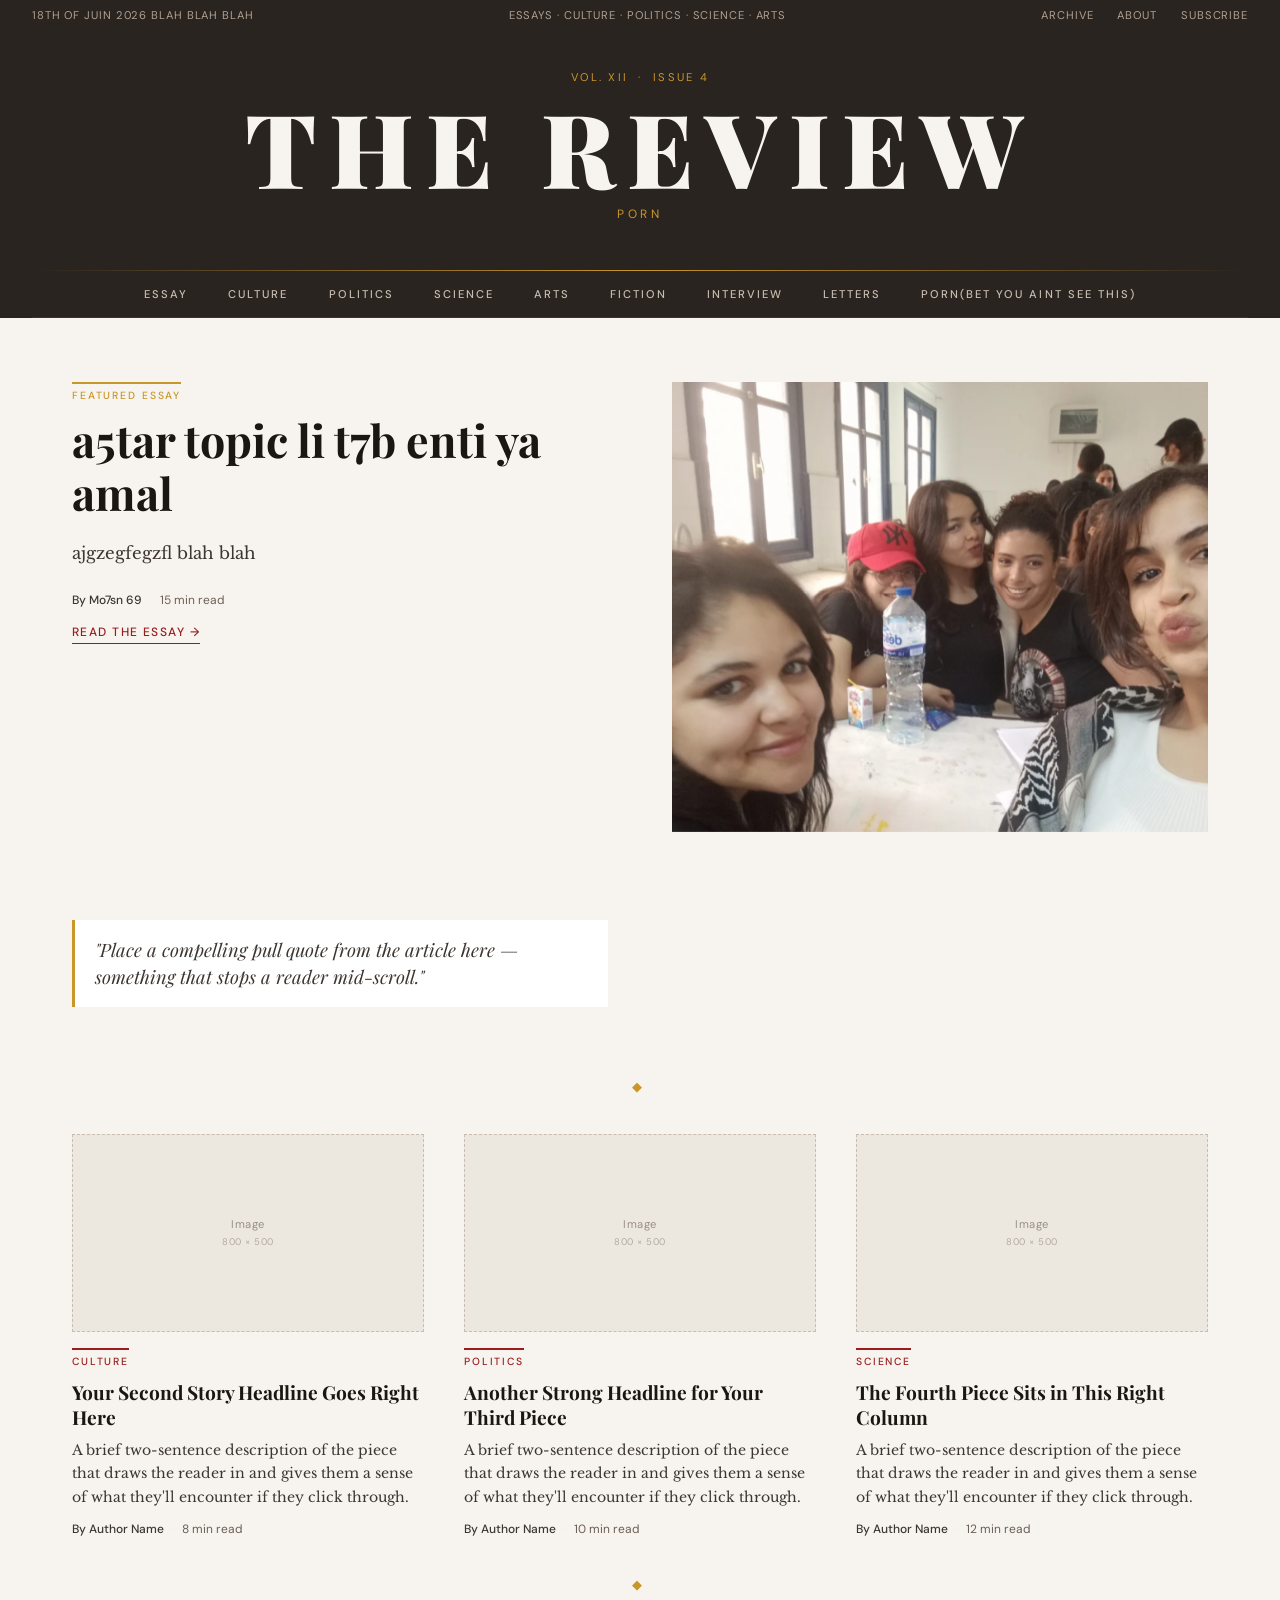
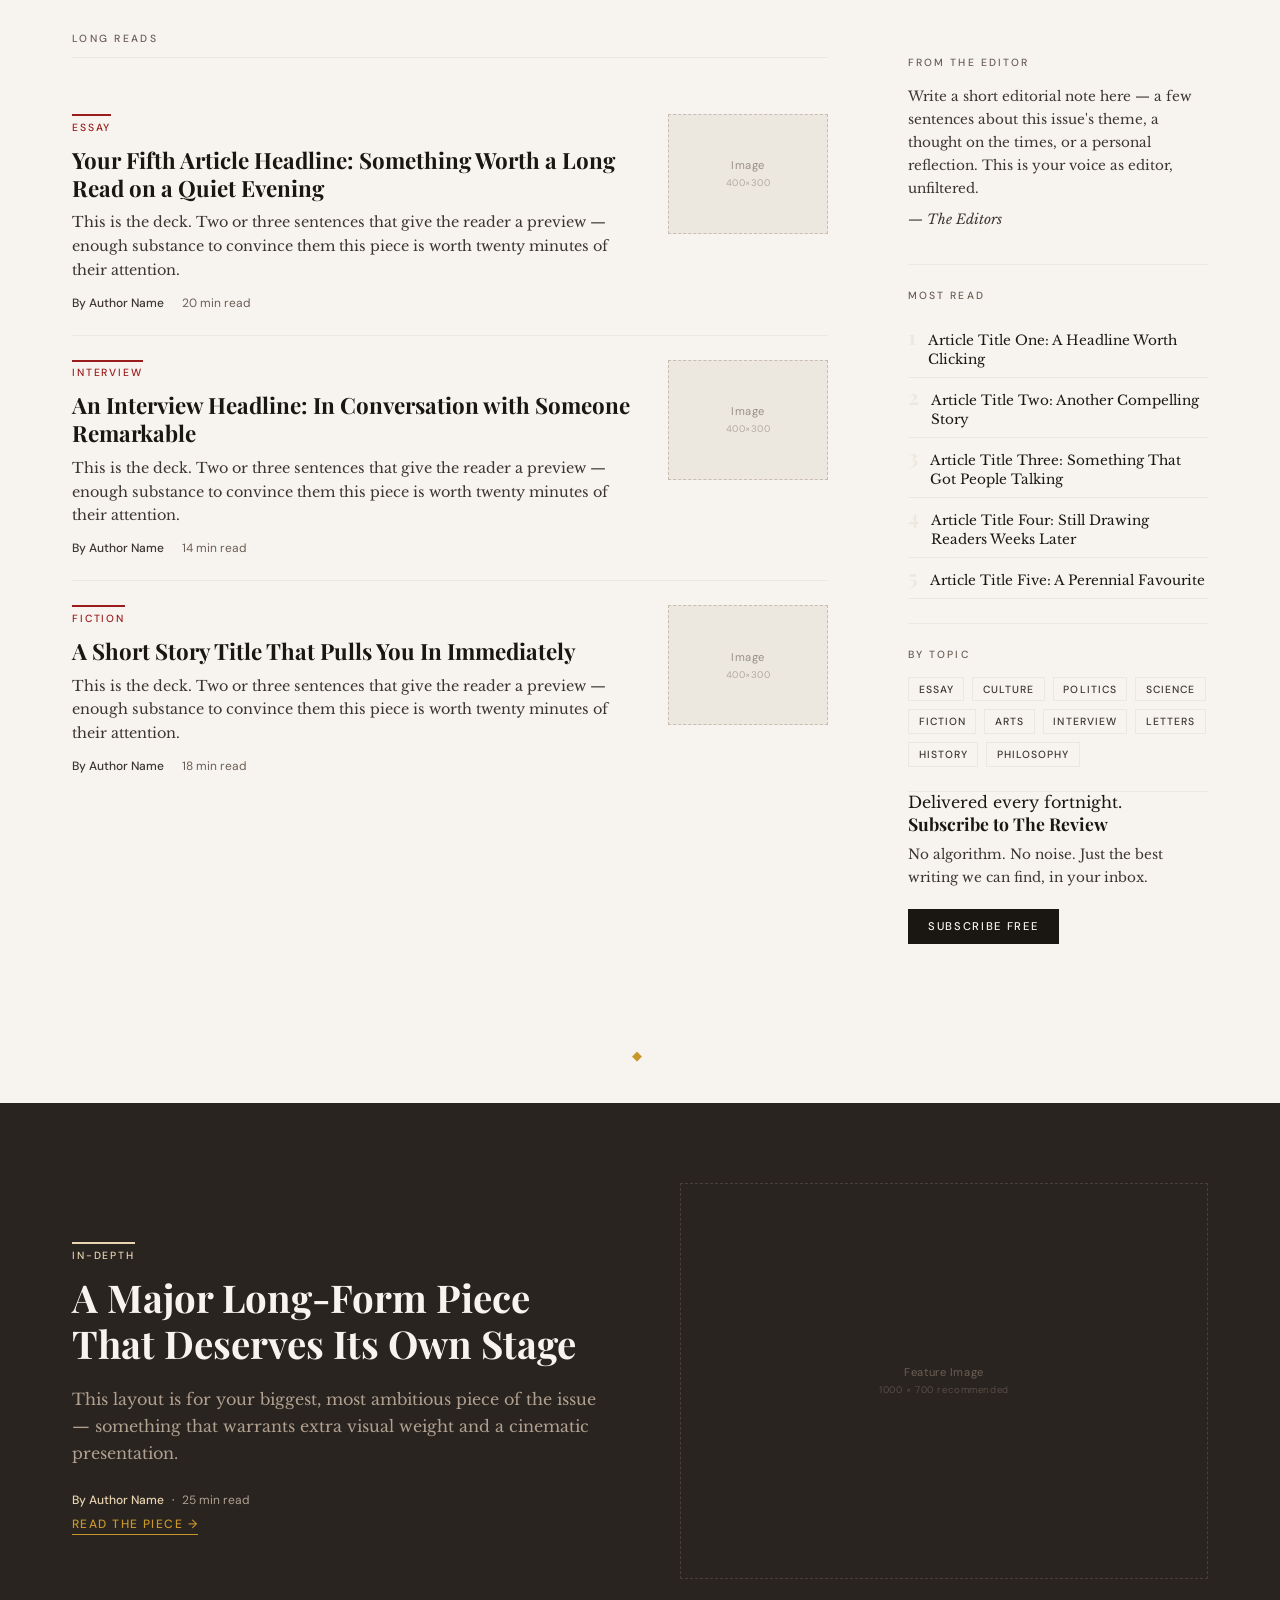
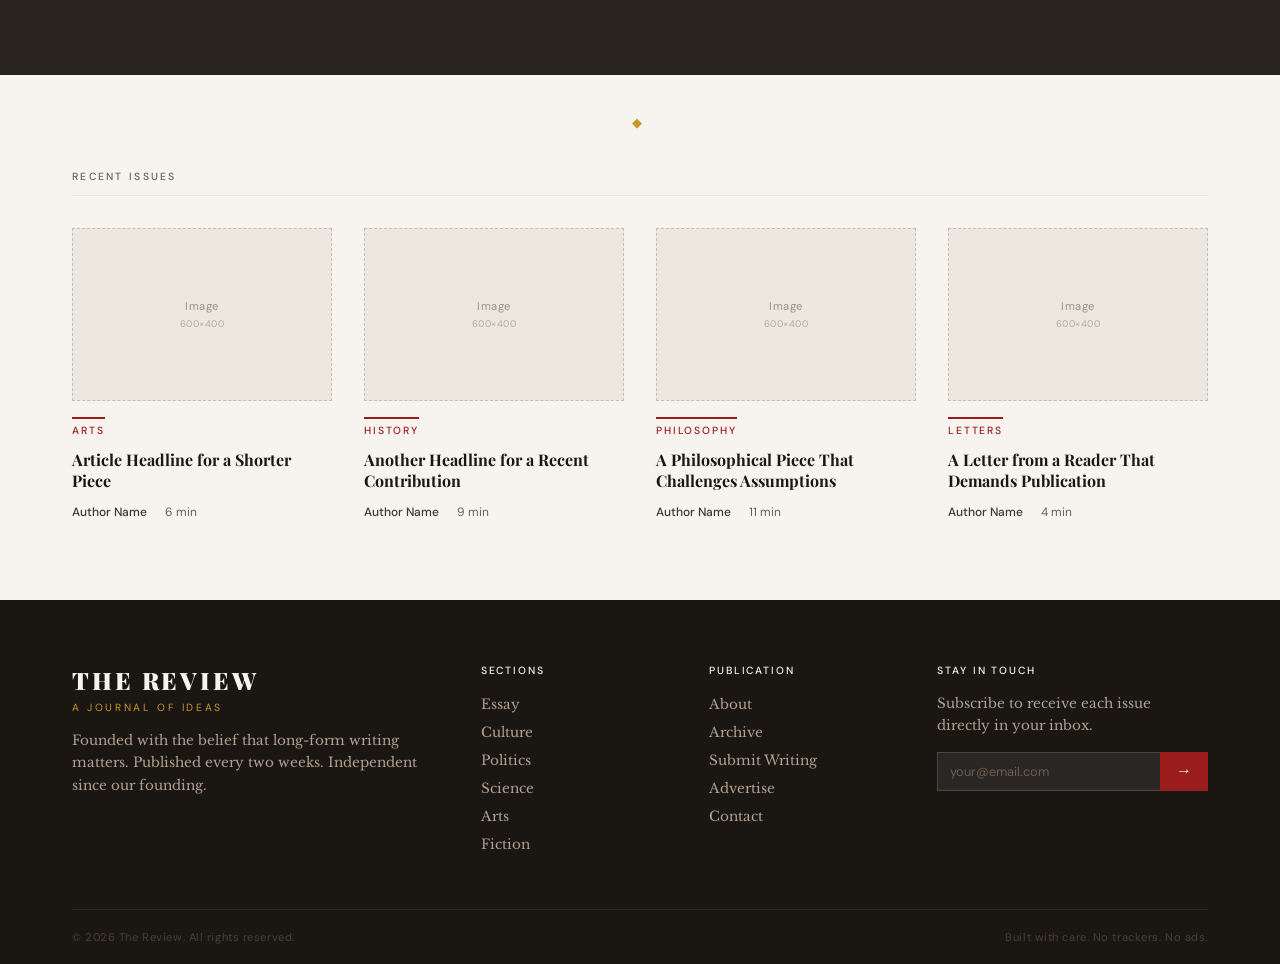
<file: index.html>
<!DOCTYPE html>
<html lang="en">
<head>
  <meta charset="UTF-8" />
  <meta name="viewport" content="width=device-width, initial-scale=1.0" />
  <title>Amal bejaoui discovers that ordinary people can have their own websites too! ( she prob knows im js being dramatic)</title>
  <link rel="stylesheet" href="css/style.css" />
  <link rel="preconnect" href="https://fonts.googleapis.com" />
  <link rel="preconnect" href="https://fonts.gstatic.com" crossorigin />
  <link href="https://fonts.googleapis.com/css2?family=Playfair+Display:ital,wght@0,400;0,600;0,700;0,900;1,400;1,600&family=Libre+Baskerville:ital,wght@0,400;0,700;1,400&family=DM+Sans:wght@300;400;500&display=swap" rel="stylesheet" />
</head>
<body>

  <!-- TOP BAR -->
  <div class="top-bar">
    <span class="top-bar-date">18th of Juin 2026 blah blah blah</span>
    <span class="top-bar-tagline">Essays · Culture · Politics · Science · Arts</span>
    <nav class="top-bar-nav">
      <a href="archive.html">Archive</a>
      <a href="about.html">About</a>
      <a href="#">Subscribe</a>
    </nav>
  </div>

  <!-- MASTHEAD -->
  <header class="masthead">
    <div class="masthead-inner">
      <p class="masthead-issue">Vol. XII &nbsp;·&nbsp; Issue 4</p>
      <a href="index.html" class="masthead-title">THE REVIEW</a>
      <p class="masthead-sub">Porn</p>
    </div>
    <div class="masthead-rule"></div>
    <nav class="main-nav">
      <a href="#">Essay</a>
      <a href="#">Culture</a>
      <a href="#">Politics</a>
      <a href="#">Science</a>
      <a href="#">Arts</a>
      <a href="#">Fiction</a>
      <a href="#">Interview</a>
      <a href="#">Letters</a>
      <a href="#">Porn(bet you aint see this)</a>
    </nav>
    <div class="masthead-rule thin"></div>
  </header>

  <!-- HERO / LEAD STORY -->
  <section class="hero">
    <div class="container">
      <div class="hero-grid">
        <article class="hero-lead">
          <span class="label label-featured">Featured Essay</span>
          <h1 class="hero-headline">
            a5tar topic li t7b enti ya amal
          </h1>
          <p class="hero-deck">
            ajgzegfegzfl blah blah
          </p>
          <div class="byline">
            <span class="byline-name">By Mo7sn 69</span>
            <span class="byline-sep">·</span>
            <span class="byline-meta">15 min read</span>
          </div>
          <a href="article.html" class="read-more">Read the Essay →</a>
        </article>
        <div class="hero-image-col">
          <img src="zrticle.PNG" alt="The Victim" />
          </div>
          <aside class="pull-quote-aside">
            <blockquote>
              "Place a compelling pull quote from the article here — something that stops a reader mid-scroll."
            </blockquote>
          </aside>
        </div>
      </div>
    </div>
  </section>

  <div class="section-divider"><span>◆</span></div>

  <!-- SECONDARY STORIES GRID -->
  <section class="secondary-stories">
    <div class="container">
      <div class="three-col-grid">

        <article class="story-card">
          <div class="placeholder-image medium">
            <span>Image<br/><small>800 × 500</small></span>
          </div>
          <span class="label">Culture</span>
          <h2 class="card-headline">Your Second Story Headline Goes Right Here</h2>
          <p class="card-deck">A brief two-sentence description of the piece that draws the reader in and gives them a sense of what they'll encounter if they click through.</p>
          <div class="byline">
            <span class="byline-name">By Author Name</span>
            <span class="byline-sep">·</span>
            <span class="byline-meta">8 min read</span>
          </div>
        </article>

        <article class="story-card">
          <div class="placeholder-image medium">
            <span>Image<br/><small>800 × 500</small></span>
          </div>
          <span class="label">Politics</span>
          <h2 class="card-headline">Another Strong Headline for Your Third Piece</h2>
          <p class="card-deck">A brief two-sentence description of the piece that draws the reader in and gives them a sense of what they'll encounter if they click through.</p>
          <div class="byline">
            <span class="byline-name">By Author Name</span>
            <span class="byline-sep">·</span>
            <span class="byline-meta">10 min read</span>
          </div>
        </article>

        <article class="story-card">
          <div class="placeholder-image medium">
            <span>Image<br/><small>800 × 500</small></span>
          </div>
          <span class="label">Science</span>
          <h2 class="card-headline">The Fourth Piece Sits in This Right Column</h2>
          <p class="card-deck">A brief two-sentence description of the piece that draws the reader in and gives them a sense of what they'll encounter if they click through.</p>
          <div class="byline">
            <span class="byline-name">By Author Name</span>
            <span class="byline-sep">·</span>
            <span class="byline-meta">12 min read</span>
          </div>
        </article>

      </div>
    </div>
  </section>

  <div class="section-divider"><span>◆</span></div>

  <!-- LONG-READS + SIDEBAR LAYOUT -->
  <section class="mid-section">
    <div class="container">
      <div class="content-sidebar-grid">

        <!-- MAIN COLUMN -->
        <div class="main-column">

          <h3 class="section-label-header">Long Reads</h3>

          <article class="list-story">
            <div class="list-story-inner">
              <div class="list-story-text">
                <span class="label">Essay</span>
                <h2 class="list-headline">Your Fifth Article Headline: Something Worth a Long Read on a Quiet Evening</h2>
                <p class="list-deck">This is the deck. Two or three sentences that give the reader a preview — enough substance to convince them this piece is worth twenty minutes of their attention.</p>
                <div class="byline">
                  <span class="byline-name">By Author Name</span>
                  <span class="byline-sep">·</span>
                  <span class="byline-meta">20 min read</span>
                </div>
              </div>
              <div class="placeholder-image list-img">
                <span>Image<br/><small>400×300</small></span>
              </div>
            </div>
          </article>
          <hr class="story-rule" />

          <article class="list-story">
            <div class="list-story-inner">
              <div class="list-story-text">
                <span class="label">Interview</span>
                <h2 class="list-headline">An Interview Headline: In Conversation with Someone Remarkable</h2>
                <p class="list-deck">This is the deck. Two or three sentences that give the reader a preview — enough substance to convince them this piece is worth twenty minutes of their attention.</p>
                <div class="byline">
                  <span class="byline-name">By Author Name</span>
                  <span class="byline-sep">·</span>
                  <span class="byline-meta">14 min read</span>
                </div>
              </div>
              <div class="placeholder-image list-img">
                <span>Image<br/><small>400×300</small></span>
              </div>
            </div>
          </article>
          <hr class="story-rule" />

          <article class="list-story">
            <div class="list-story-inner">
              <div class="list-story-text">
                <span class="label">Fiction</span>
                <h2 class="list-headline">A Short Story Title That Pulls You In Immediately</h2>
                <p class="list-deck">This is the deck. Two or three sentences that give the reader a preview — enough substance to convince them this piece is worth twenty minutes of their attention.</p>
                <div class="byline">
                  <span class="byline-name">By Author Name</span>
                  <span class="byline-sep">·</span>
                  <span class="byline-meta">18 min read</span>
                </div>
              </div>
              <div class="placeholder-image list-img">
                <span>Image<br/><small>400×300</small></span>
              </div>
            </div>
          </article>

        </div>

        <!-- SIDEBAR -->
        <aside class="sidebar">

          <div class="sidebar-block">
            <h4 class="sidebar-heading">From the Editor</h4>
            <p class="sidebar-body">Write a short editorial note here — a few sentences about this issue's theme, a thought on the times, or a personal reflection. This is your voice as editor, unfiltered.</p>
            <p class="sidebar-body italic">— The Editors</p>
          </div>

          <div class="sidebar-block sidebar-rule-top">
            <h4 class="sidebar-heading">Most Read</h4>
            <ol class="most-read-list">
              <li><a href="#">Article Title One: A Headline Worth Clicking</a></li>
              <li><a href="#">Article Title Two: Another Compelling Story</a></li>
              <li><a href="#">Article Title Three: Something That Got People Talking</a></li>
              <li><a href="#">Article Title Four: Still Drawing Readers Weeks Later</a></li>
              <li><a href="#">Article Title Five: A Perennial Favourite</a></li>
            </ol>
          </div>

          <div class="sidebar-block sidebar-rule-top">
            <h4 class="sidebar-heading">By Topic</h4>
            <div class="tag-cloud">
              <a href="#" class="tag">Essay</a>
              <a href="#" class="tag">Culture</a>
              <a href="#" class="tag">Politics</a>
              <a href="#" class="tag">Science</a>
              <a href="#" class="tag">Fiction</a>
              <a href="#" class="tag">Arts</a>
              <a href="#" class="tag">Interview</a>
              <a href="#" class="tag">Letters</a>
              <a href="#" class="tag">History</a>
              <a href="#" class="tag">Philosophy</a>
            </div>
          </div>

          <div class="sidebar-subscribe sidebar-rule-top">
            <p class="sidebar-subscribe-line">Delivered every fortnight.</p>
            <h4 class="sidebar-subscribe-heading">Subscribe to The Review</h4>
            <p class="sidebar-body">No algorithm. No noise. Just the best writing we can find, in your inbox.</p>
            <a href="#" class="btn-subscribe">Subscribe Free</a>
          </div>

        </aside>
      </div>
    </div>
  </section>

  <div class="section-divider"><span>◆</span></div>

  <!-- FULL-WIDTH FEATURE BAND -->
  <section class="feature-band">
    <div class="container">
      <div class="feature-band-inner">
        <div class="feature-band-text">
          <span class="label label-light">In-Depth</span>
          <h2 class="feature-band-headline">A Major Long-Form Piece That Deserves Its Own Stage</h2>
          <p class="feature-band-deck">This layout is for your biggest, most ambitious piece of the issue — something that warrants extra visual weight and a cinematic presentation.</p>
          <div class="byline byline-light">
            <span class="byline-name">By Author Name</span>
            <span class="byline-sep">·</span>
            <span class="byline-meta">25 min read</span>
          </div>
          <a href="article.html" class="btn-read-light">Read the Piece →</a>
        </div>
        <div class="feature-band-image">
          <div class="placeholder-image dark-placeholder">
            <span>Feature Image<br/><small>1000 × 700 recommended</small></span>
          </div>
        </div>
      </div>
    </div>
  </section>

  <div class="section-divider"><span>◆</span></div>

  <!-- BOTTOM GRID — FOUR CARDS -->
  <section class="bottom-grid-section">
    <div class="container">
      <h3 class="section-label-header">Recent Issues</h3>
      <div class="four-col-grid">

        <article class="small-card">
          <div class="placeholder-image small">
            <span>Image<br/><small>600×400</small></span>
          </div>
          <span class="label">Arts</span>
          <h3 class="small-card-headline">Article Headline for a Shorter Piece</h3>
          <div class="byline">
            <span class="byline-name">Author Name</span>
            <span class="byline-sep">·</span>
            <span class="byline-meta">6 min</span>
          </div>
        </article>

        <article class="small-card">
          <div class="placeholder-image small">
            <span>Image<br/><small>600×400</small></span>
          </div>
          <span class="label">History</span>
          <h3 class="small-card-headline">Another Headline for a Recent Contribution</h3>
          <div class="byline">
            <span class="byline-name">Author Name</span>
            <span class="byline-sep">·</span>
            <span class="byline-meta">9 min</span>
          </div>
        </article>

        <article class="small-card">
          <div class="placeholder-image small">
            <span>Image<br/><small>600×400</small></span>
          </div>
          <span class="label">Philosophy</span>
          <h3 class="small-card-headline">A Philosophical Piece That Challenges Assumptions</h3>
          <div class="byline">
            <span class="byline-name">Author Name</span>
            <span class="byline-sep">·</span>
            <span class="byline-meta">11 min</span>
          </div>
        </article>

        <article class="small-card">
          <div class="placeholder-image small">
            <span>Image<br/><small>600×400</small></span>
          </div>
          <span class="label">Letters</span>
          <h3 class="small-card-headline">A Letter from a Reader That Demands Publication</h3>
          <div class="byline">
            <span class="byline-name">Author Name</span>
            <span class="byline-sep">·</span>
            <span class="byline-meta">4 min</span>
          </div>
        </article>

      </div>
    </div>
  </section>

  <!-- FOOTER -->
  <footer class="site-footer">
    <div class="container">
      <div class="footer-grid">
        <div class="footer-about">
          <p class="footer-title">THE REVIEW</p>
          <p class="footer-tagline">A Journal of Ideas</p>
          <p class="footer-blurb">Founded with the belief that long-form writing matters. Published every two weeks. Independent since our founding.</p>
        </div>
        <div class="footer-nav-col">
          <h5>Sections</h5>
          <ul>
            <li><a href="#">Essay</a></li>
            <li><a href="#">Culture</a></li>
            <li><a href="#">Politics</a></li>
            <li><a href="#">Science</a></li>
            <li><a href="#">Arts</a></li>
            <li><a href="#">Fiction</a></li>
          </ul>
        </div>
        <div class="footer-nav-col">
          <h5>Publication</h5>
          <ul>
            <li><a href="about.html">About</a></li>
            <li><a href="archive.html">Archive</a></li>
            <li><a href="#">Submit Writing</a></li>
            <li><a href="#">Advertise</a></li>
            <li><a href="#">Contact</a></li>
          </ul>
        </div>
        <div class="footer-subscribe-col">
          <h5>Stay in Touch</h5>
          <p>Subscribe to receive each issue directly in your inbox.</p>
          <div class="footer-email-row">
            <input type="email" placeholder="your@email.com" class="footer-email-input" />
            <button class="footer-email-btn">→</button>
          </div>
        </div>
      </div>
      <div class="footer-bottom">
        <span>© 2026 The Review. All rights reserved.</span>
        <span>Built with care. No trackers. No ads.</span>
      </div>
    </div>
  </footer>

  <script src="js/main.js"></script>
</body>
</html>
</file>
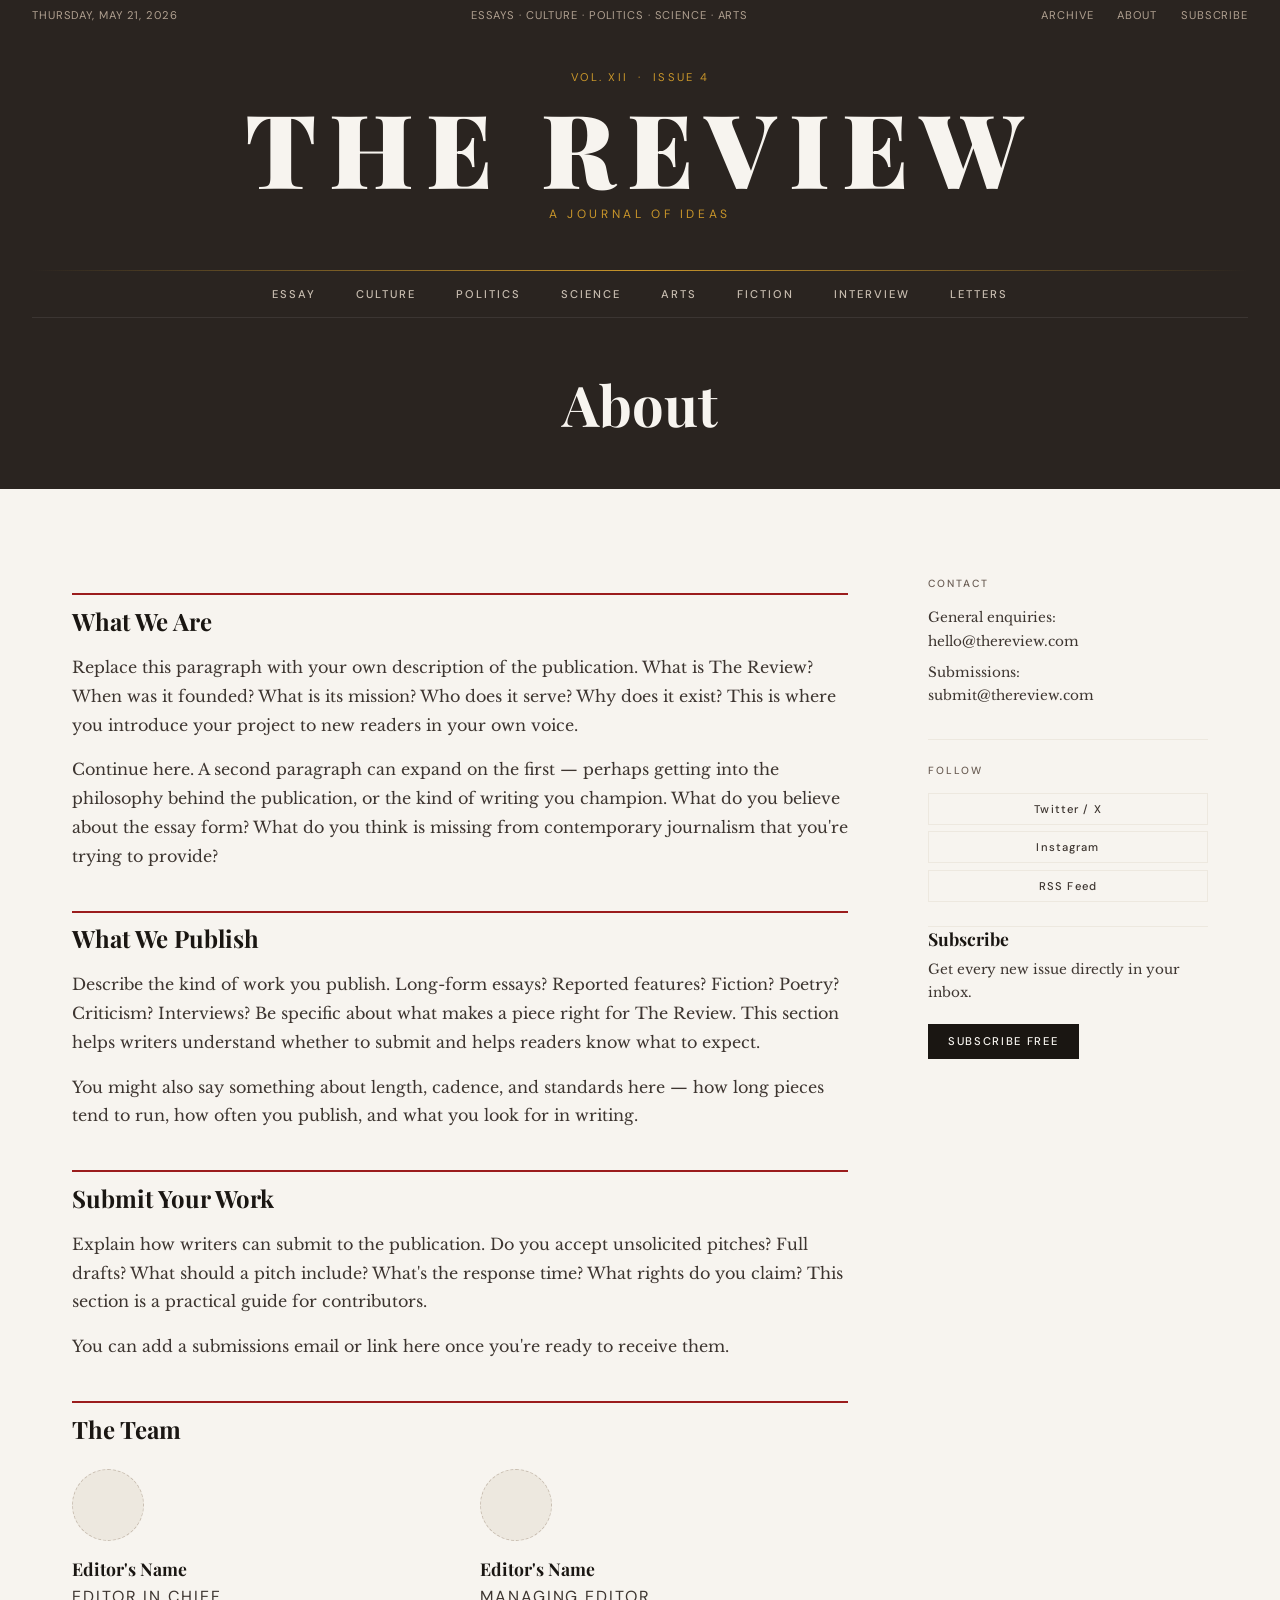
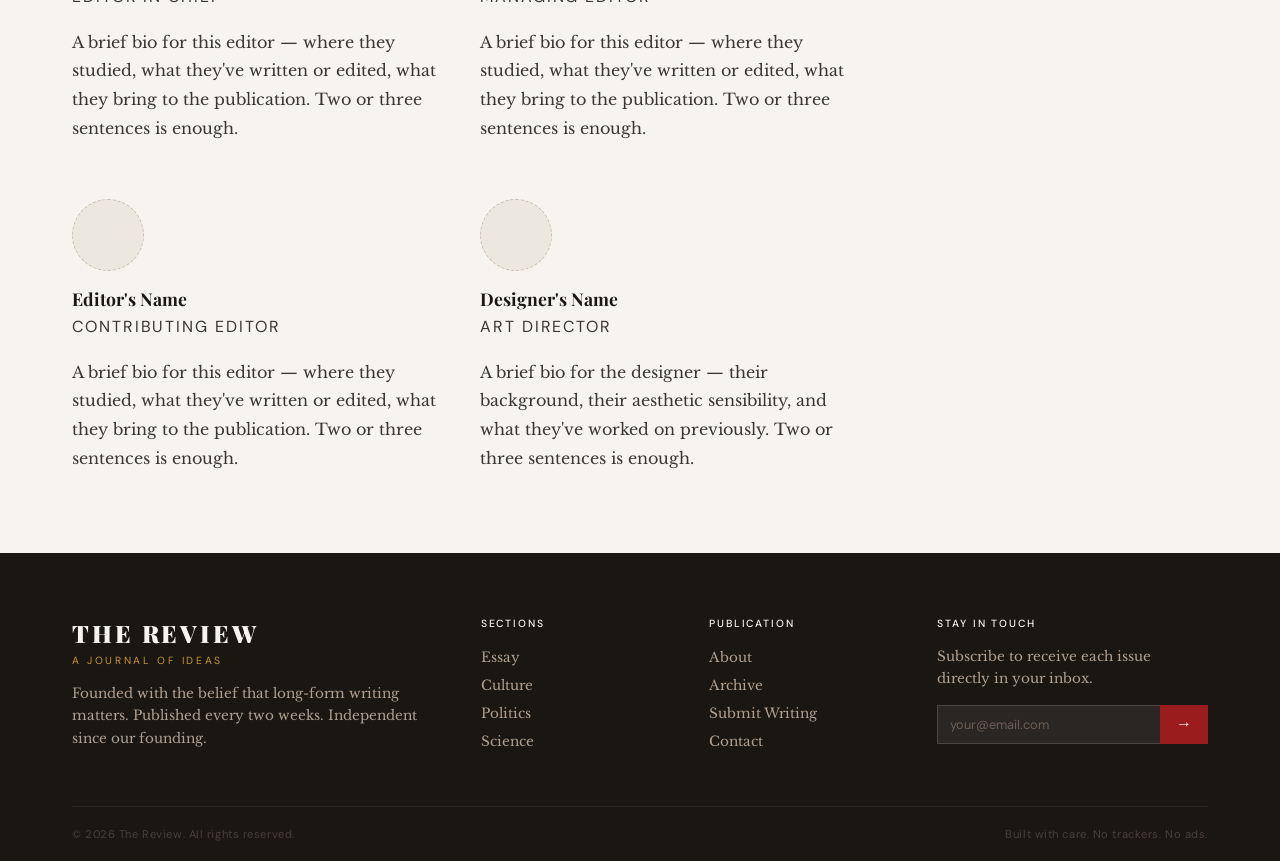
<file: about.html>
<!DOCTYPE html>
<html lang="en">
<head>
  <meta charset="UTF-8" />
  <meta name="viewport" content="width=device-width, initial-scale=1.0" />
  <title>About — THE REVIEW</title>
  <link rel="stylesheet" href="css/style.css" />
  <link rel="preconnect" href="https://fonts.googleapis.com" />
  <link rel="preconnect" href="https://fonts.gstatic.com" crossorigin />
  <link href="https://fonts.googleapis.com/css2?family=Playfair+Display:ital,wght@0,400;0,600;0,700;0,900;1,400;1,600&family=Libre+Baskerville:ital,wght@0,400;0,700;1,400&family=DM+Sans:wght@300;400;500&display=swap" rel="stylesheet" />
</head>
<body>

  <div class="top-bar">
    <span class="top-bar-date">Thursday, May 21, 2026</span>
    <span class="top-bar-tagline">Essays · Culture · Politics · Science · Arts</span>
    <nav class="top-bar-nav">
      <a href="archive.html">Archive</a>
      <a href="about.html">About</a>
      <a href="#">Subscribe</a>
    </nav>
  </div>

  <header class="masthead">
    <div class="masthead-inner">
      <p class="masthead-issue">Vol. XII &nbsp;·&nbsp; Issue 4</p>
      <a href="index.html" class="masthead-title">THE REVIEW</a>
      <p class="masthead-sub">A Journal of Ideas</p>
    </div>
    <div class="masthead-rule"></div>
    <nav class="main-nav">
      <a href="#">Essay</a>
      <a href="#">Culture</a>
      <a href="#">Politics</a>
      <a href="#">Science</a>
      <a href="#">Arts</a>
      <a href="#">Fiction</a>
      <a href="#">Interview</a>
      <a href="#">Letters</a>
    </nav>
    <div class="masthead-rule thin"></div>
  </header>

  <div class="page-header">
    <div class="container">
      <h1 class="page-title">About</h1>
    </div>
  </div>

  <!-- ABOUT CONTENT -->
  <div class="about-layout">
    <div class="about-main">

      <h2 class="about-section-title">What We Are</h2>
      <p>Replace this paragraph with your own description of the publication. What is The Review? When was it founded? What is its mission? Who does it serve? Why does it exist? This is where you introduce your project to new readers in your own voice.</p>
      <p>Continue here. A second paragraph can expand on the first — perhaps getting into the philosophy behind the publication, or the kind of writing you champion. What do you believe about the essay form? What do you think is missing from contemporary journalism that you're trying to provide?</p>

      <h2 class="about-section-title">What We Publish</h2>
      <p>Describe the kind of work you publish. Long-form essays? Reported features? Fiction? Poetry? Criticism? Interviews? Be specific about what makes a piece right for The Review. This section helps writers understand whether to submit and helps readers know what to expect.</p>
      <p>You might also say something about length, cadence, and standards here — how long pieces tend to run, how often you publish, and what you look for in writing.</p>

      <h2 class="about-section-title">Submit Your Work</h2>
      <p>Explain how writers can submit to the publication. Do you accept unsolicited pitches? Full drafts? What should a pitch include? What's the response time? What rights do you claim? This section is a practical guide for contributors.</p>
      <p>You can add a submissions email or link here once you're ready to receive them.</p>

      <h2 class="about-section-title">The Team</h2>

      <div class="team-grid">

        <div class="team-member">
          <div class="placeholder-avatar large-avatar"></div>
          <h3 class="team-name">Editor's Name</h3>
          <p class="team-role">Editor in Chief</p>
          <p class="team-bio">A brief bio for this editor — where they studied, what they've written or edited, what they bring to the publication. Two or three sentences is enough.</p>
        </div>

        <div class="team-member">
          <div class="placeholder-avatar large-avatar"></div>
          <h3 class="team-name">Editor's Name</h3>
          <p class="team-role">Managing Editor</p>
          <p class="team-bio">A brief bio for this editor — where they studied, what they've written or edited, what they bring to the publication. Two or three sentences is enough.</p>
        </div>

        <div class="team-member">
          <div class="placeholder-avatar large-avatar"></div>
          <h3 class="team-name">Editor's Name</h3>
          <p class="team-role">Contributing Editor</p>
          <p class="team-bio">A brief bio for this editor — where they studied, what they've written or edited, what they bring to the publication. Two or three sentences is enough.</p>
        </div>

        <div class="team-member">
          <div class="placeholder-avatar large-avatar"></div>
          <h3 class="team-name">Designer's Name</h3>
          <p class="team-role">Art Director</p>
          <p class="team-bio">A brief bio for the designer — their background, their aesthetic sensibility, and what they've worked on previously. Two or three sentences is enough.</p>
        </div>

      </div>

    </div>

    <aside class="about-sidebar">
      <div class="sidebar-block">
        <h4 class="sidebar-heading">Contact</h4>
        <p class="sidebar-body">General enquiries:<br/><a href="mailto:hello@thereview.com">hello@thereview.com</a></p>
        <p class="sidebar-body">Submissions:<br/><a href="mailto:submit@thereview.com">submit@thereview.com</a></p>
      </div>
      <div class="sidebar-block sidebar-rule-top">
        <h4 class="sidebar-heading">Follow</h4>
        <div class="share-buttons">
          <a href="#" class="share-btn">Twitter / X</a>
          <a href="#" class="share-btn">Instagram</a>
          <a href="#" class="share-btn">RSS Feed</a>
        </div>
      </div>
      <div class="sidebar-subscribe sidebar-rule-top">
        <h4 class="sidebar-subscribe-heading">Subscribe</h4>
        <p class="sidebar-body">Get every new issue directly in your inbox.</p>
        <a href="#" class="btn-subscribe">Subscribe Free</a>
      </div>
    </aside>
  </div>

  <footer class="site-footer">
    <div class="container">
      <div class="footer-grid">
        <div class="footer-about">
          <p class="footer-title">THE REVIEW</p>
          <p class="footer-tagline">A Journal of Ideas</p>
          <p class="footer-blurb">Founded with the belief that long-form writing matters. Published every two weeks. Independent since our founding.</p>
        </div>
        <div class="footer-nav-col">
          <h5>Sections</h5>
          <ul>
            <li><a href="#">Essay</a></li>
            <li><a href="#">Culture</a></li>
            <li><a href="#">Politics</a></li>
            <li><a href="#">Science</a></li>
          </ul>
        </div>
        <div class="footer-nav-col">
          <h5>Publication</h5>
          <ul>
            <li><a href="about.html">About</a></li>
            <li><a href="archive.html">Archive</a></li>
            <li><a href="#">Submit Writing</a></li>
            <li><a href="#">Contact</a></li>
          </ul>
        </div>
        <div class="footer-subscribe-col">
          <h5>Stay in Touch</h5>
          <p>Subscribe to receive each issue directly in your inbox.</p>
          <div class="footer-email-row">
            <input type="email" placeholder="your@email.com" class="footer-email-input" />
            <button class="footer-email-btn">→</button>
          </div>
        </div>
      </div>
      <div class="footer-bottom">
        <span>© 2026 The Review. All rights reserved.</span>
        <span>Built with care. No trackers. No ads.</span>
      </div>
    </div>
  </footer>

  <script src="js/main.js"></script>
</body>
</html>
</file>
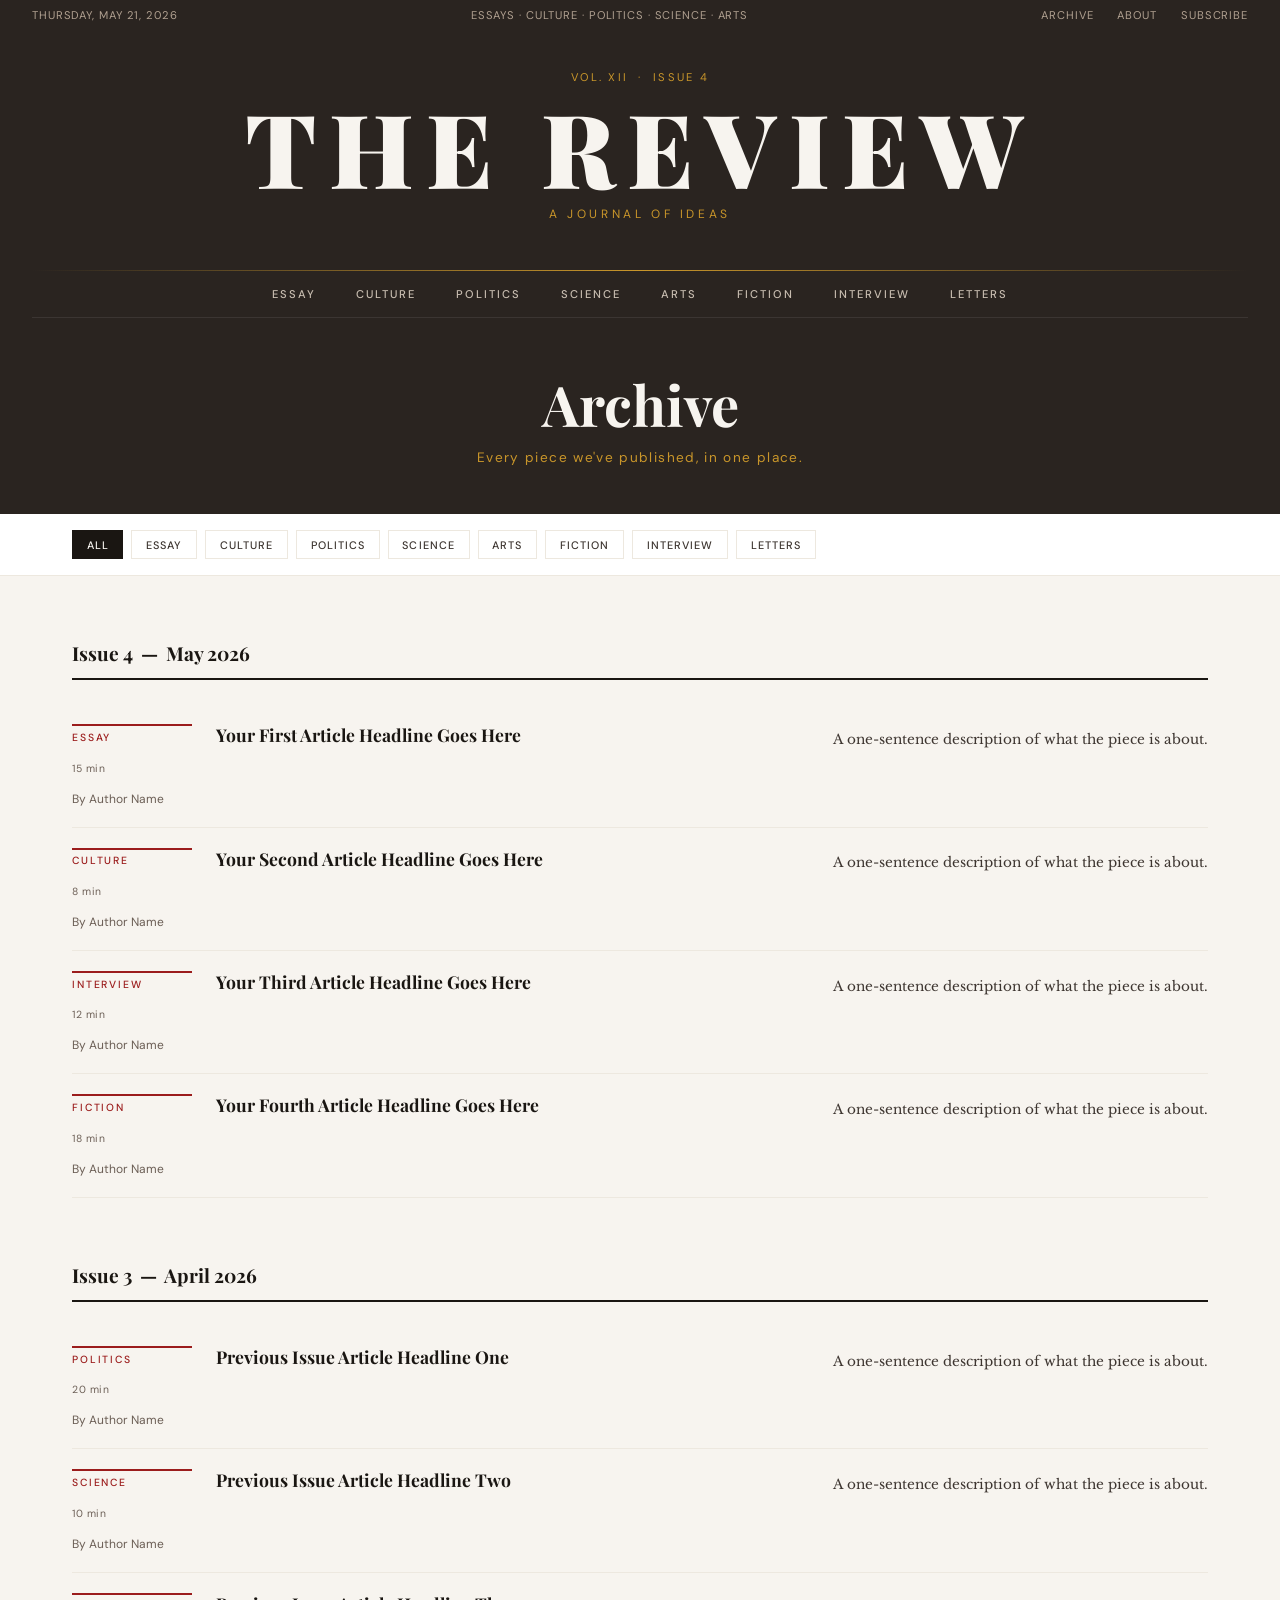
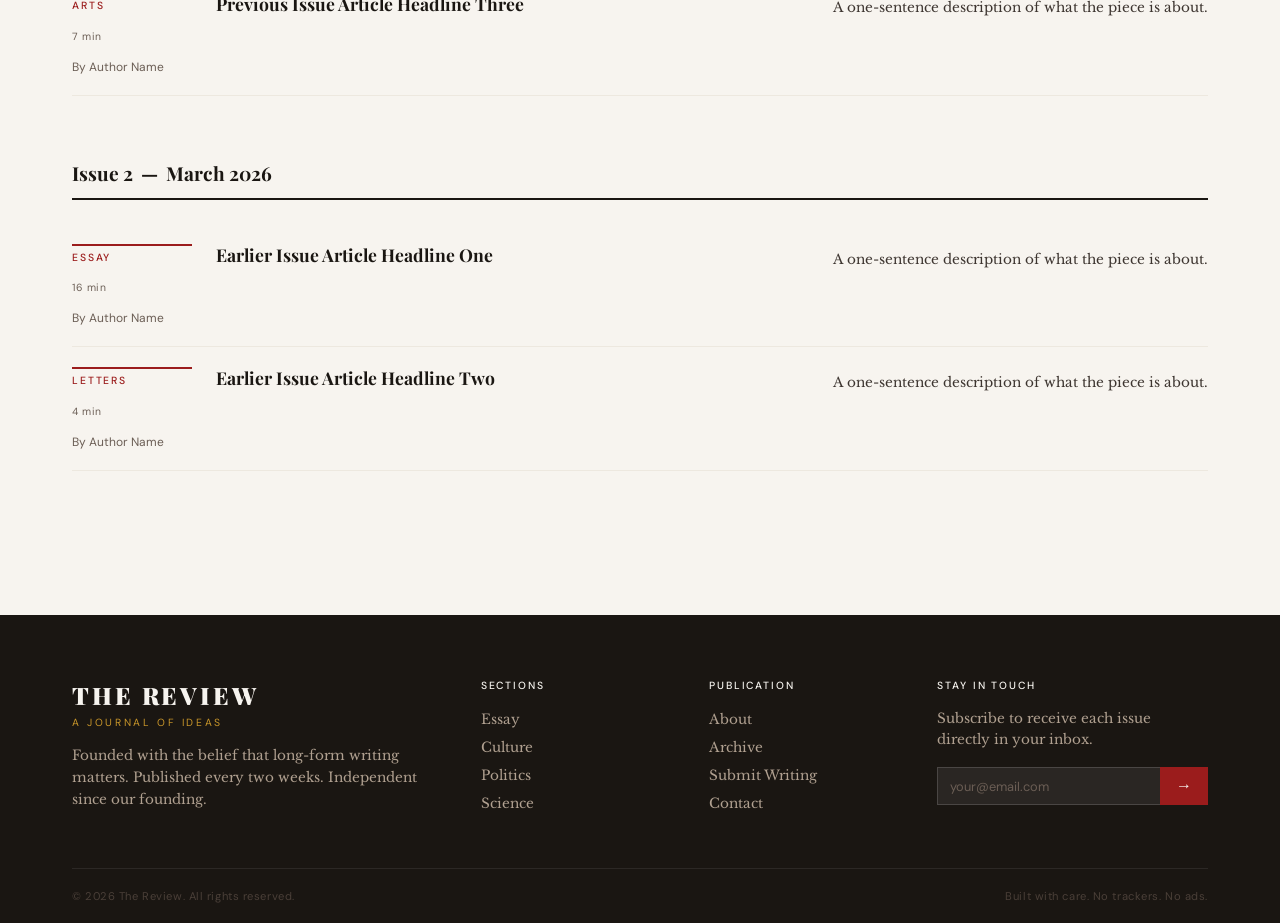
<file: archive.html>
<!DOCTYPE html>
<html lang="en">
<head>
  <meta charset="UTF-8" />
  <meta name="viewport" content="width=device-width, initial-scale=1.0" />
  <title>Archive — THE REVIEW</title>
  <link rel="stylesheet" href="css/style.css" />
  <link rel="preconnect" href="https://fonts.googleapis.com" />
  <link rel="preconnect" href="https://fonts.gstatic.com" crossorigin />
  <link href="https://fonts.googleapis.com/css2?family=Playfair+Display:ital,wght@0,400;0,600;0,700;0,900;1,400;1,600&family=Libre+Baskerville:ital,wght@0,400;0,700;1,400&family=DM+Sans:wght@300;400;500&display=swap" rel="stylesheet" />
</head>
<body>

  <div class="top-bar">
    <span class="top-bar-date">Thursday, May 21, 2026</span>
    <span class="top-bar-tagline">Essays · Culture · Politics · Science · Arts</span>
    <nav class="top-bar-nav">
      <a href="archive.html">Archive</a>
      <a href="about.html">About</a>
      <a href="#">Subscribe</a>
    </nav>
  </div>

  <header class="masthead">
    <div class="masthead-inner">
      <p class="masthead-issue">Vol. XII &nbsp;·&nbsp; Issue 4</p>
      <a href="index.html" class="masthead-title">THE REVIEW</a>
      <p class="masthead-sub">A Journal of Ideas</p>
    </div>
    <div class="masthead-rule"></div>
    <nav class="main-nav">
      <a href="#">Essay</a>
      <a href="#">Culture</a>
      <a href="#">Politics</a>
      <a href="#">Science</a>
      <a href="#">Arts</a>
      <a href="#">Fiction</a>
      <a href="#">Interview</a>
      <a href="#">Letters</a>
    </nav>
    <div class="masthead-rule thin"></div>
  </header>

  <div class="page-header">
    <div class="container">
      <h1 class="page-title">Archive</h1>
      <p class="page-subtitle">Every piece we've published, in one place.</p>
    </div>
  </div>

  <!-- FILTER BAR -->
  <div class="archive-filter-bar">
    <div class="container">
      <div class="filter-buttons">
        <button class="filter-btn active">All</button>
        <button class="filter-btn">Essay</button>
        <button class="filter-btn">Culture</button>
        <button class="filter-btn">Politics</button>
        <button class="filter-btn">Science</button>
        <button class="filter-btn">Arts</button>
        <button class="filter-btn">Fiction</button>
        <button class="filter-btn">Interview</button>
        <button class="filter-btn">Letters</button>
      </div>
    </div>
  </div>

  <!-- ARCHIVE BY ISSUE -->
  <section class="archive-section">
    <div class="container">

      <div class="issue-block">
        <h2 class="issue-heading">Issue 4 &nbsp;—&nbsp; May 2026</h2>
        <div class="archive-list">
          <article class="archive-item">
            <div class="archive-item-meta">
              <span class="label">Essay</span>
              <span class="archive-read-time">15 min</span>
            </div>
            <h3 class="archive-headline"><a href="article.html">Your First Article Headline Goes Here</a></h3>
            <p class="archive-deck">A one-sentence description of what the piece is about.</p>
            <span class="archive-author">By Author Name</span>
          </article>
          <article class="archive-item">
            <div class="archive-item-meta">
              <span class="label">Culture</span>
              <span class="archive-read-time">8 min</span>
            </div>
            <h3 class="archive-headline"><a href="article.html">Your Second Article Headline Goes Here</a></h3>
            <p class="archive-deck">A one-sentence description of what the piece is about.</p>
            <span class="archive-author">By Author Name</span>
          </article>
          <article class="archive-item">
            <div class="archive-item-meta">
              <span class="label">Interview</span>
              <span class="archive-read-time">12 min</span>
            </div>
            <h3 class="archive-headline"><a href="article.html">Your Third Article Headline Goes Here</a></h3>
            <p class="archive-deck">A one-sentence description of what the piece is about.</p>
            <span class="archive-author">By Author Name</span>
          </article>
          <article class="archive-item">
            <div class="archive-item-meta">
              <span class="label">Fiction</span>
              <span class="archive-read-time">18 min</span>
            </div>
            <h3 class="archive-headline"><a href="article.html">Your Fourth Article Headline Goes Here</a></h3>
            <p class="archive-deck">A one-sentence description of what the piece is about.</p>
            <span class="archive-author">By Author Name</span>
          </article>
        </div>
      </div>

      <div class="issue-block">
        <h2 class="issue-heading">Issue 3 &nbsp;—&nbsp; April 2026</h2>
        <div class="archive-list">
          <article class="archive-item">
            <div class="archive-item-meta">
              <span class="label">Politics</span>
              <span class="archive-read-time">20 min</span>
            </div>
            <h3 class="archive-headline"><a href="article.html">Previous Issue Article Headline One</a></h3>
            <p class="archive-deck">A one-sentence description of what the piece is about.</p>
            <span class="archive-author">By Author Name</span>
          </article>
          <article class="archive-item">
            <div class="archive-item-meta">
              <span class="label">Science</span>
              <span class="archive-read-time">10 min</span>
            </div>
            <h3 class="archive-headline"><a href="article.html">Previous Issue Article Headline Two</a></h3>
            <p class="archive-deck">A one-sentence description of what the piece is about.</p>
            <span class="archive-author">By Author Name</span>
          </article>
          <article class="archive-item">
            <div class="archive-item-meta">
              <span class="label">Arts</span>
              <span class="archive-read-time">7 min</span>
            </div>
            <h3 class="archive-headline"><a href="article.html">Previous Issue Article Headline Three</a></h3>
            <p class="archive-deck">A one-sentence description of what the piece is about.</p>
            <span class="archive-author">By Author Name</span>
          </article>
        </div>
      </div>

      <div class="issue-block">
        <h2 class="issue-heading">Issue 2 &nbsp;—&nbsp; March 2026</h2>
        <div class="archive-list">
          <article class="archive-item">
            <div class="archive-item-meta">
              <span class="label">Essay</span>
              <span class="archive-read-time">16 min</span>
            </div>
            <h3 class="archive-headline"><a href="article.html">Earlier Issue Article Headline One</a></h3>
            <p class="archive-deck">A one-sentence description of what the piece is about.</p>
            <span class="archive-author">By Author Name</span>
          </article>
          <article class="archive-item">
            <div class="archive-item-meta">
              <span class="label">Letters</span>
              <span class="archive-read-time">4 min</span>
            </div>
            <h3 class="archive-headline"><a href="article.html">Earlier Issue Article Headline Two</a></h3>
            <p class="archive-deck">A one-sentence description of what the piece is about.</p>
            <span class="archive-author">By Author Name</span>
          </article>
        </div>
      </div>

    </div>
  </section>

  <footer class="site-footer">
    <div class="container">
      <div class="footer-grid">
        <div class="footer-about">
          <p class="footer-title">THE REVIEW</p>
          <p class="footer-tagline">A Journal of Ideas</p>
          <p class="footer-blurb">Founded with the belief that long-form writing matters. Published every two weeks. Independent since our founding.</p>
        </div>
        <div class="footer-nav-col">
          <h5>Sections</h5>
          <ul>
            <li><a href="#">Essay</a></li>
            <li><a href="#">Culture</a></li>
            <li><a href="#">Politics</a></li>
            <li><a href="#">Science</a></li>
          </ul>
        </div>
        <div class="footer-nav-col">
          <h5>Publication</h5>
          <ul>
            <li><a href="about.html">About</a></li>
            <li><a href="archive.html">Archive</a></li>
            <li><a href="#">Submit Writing</a></li>
            <li><a href="#">Contact</a></li>
          </ul>
        </div>
        <div class="footer-subscribe-col">
          <h5>Stay in Touch</h5>
          <p>Subscribe to receive each issue directly in your inbox.</p>
          <div class="footer-email-row">
            <input type="email" placeholder="your@email.com" class="footer-email-input" />
            <button class="footer-email-btn">→</button>
          </div>
        </div>
      </div>
      <div class="footer-bottom">
        <span>© 2026 The Review. All rights reserved.</span>
        <span>Built with care. No trackers. No ads.</span>
      </div>
    </div>
  </footer>

  <script src="js/main.js"></script>
</body>
</html>
</file>
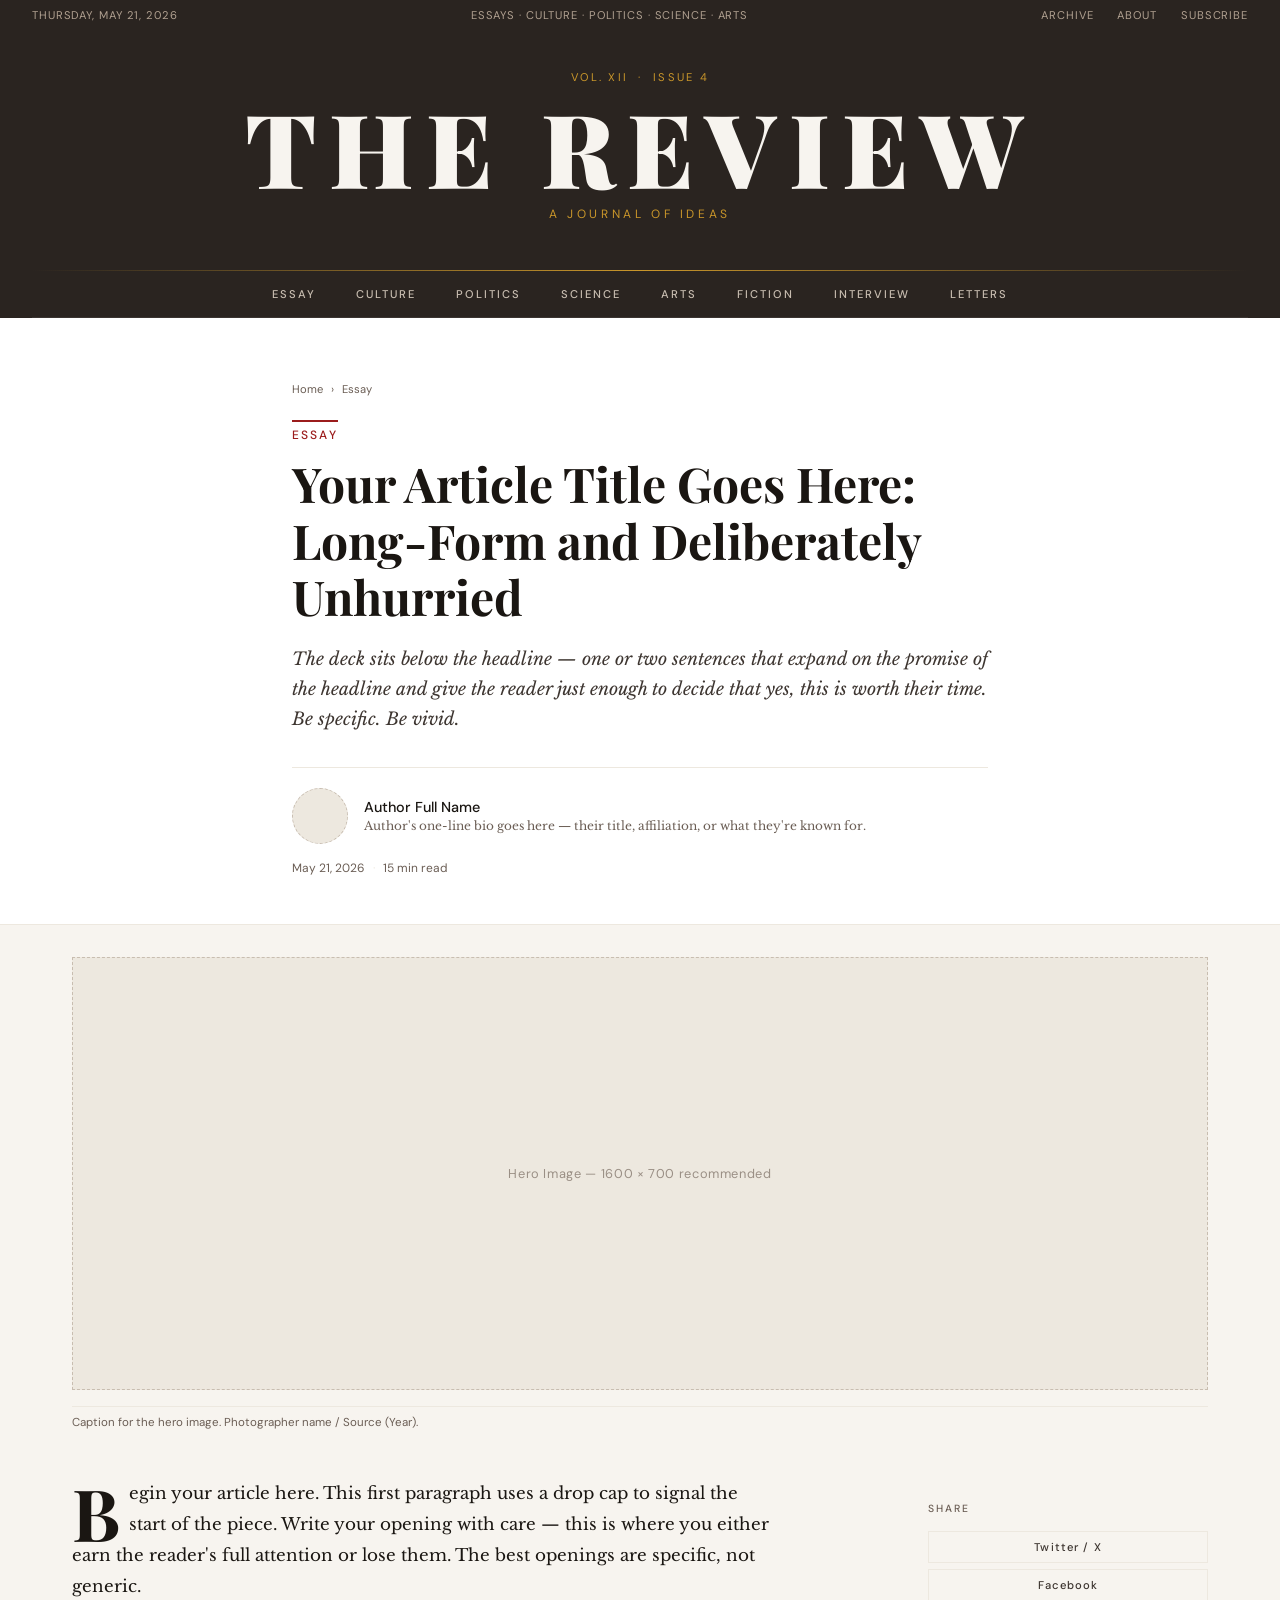
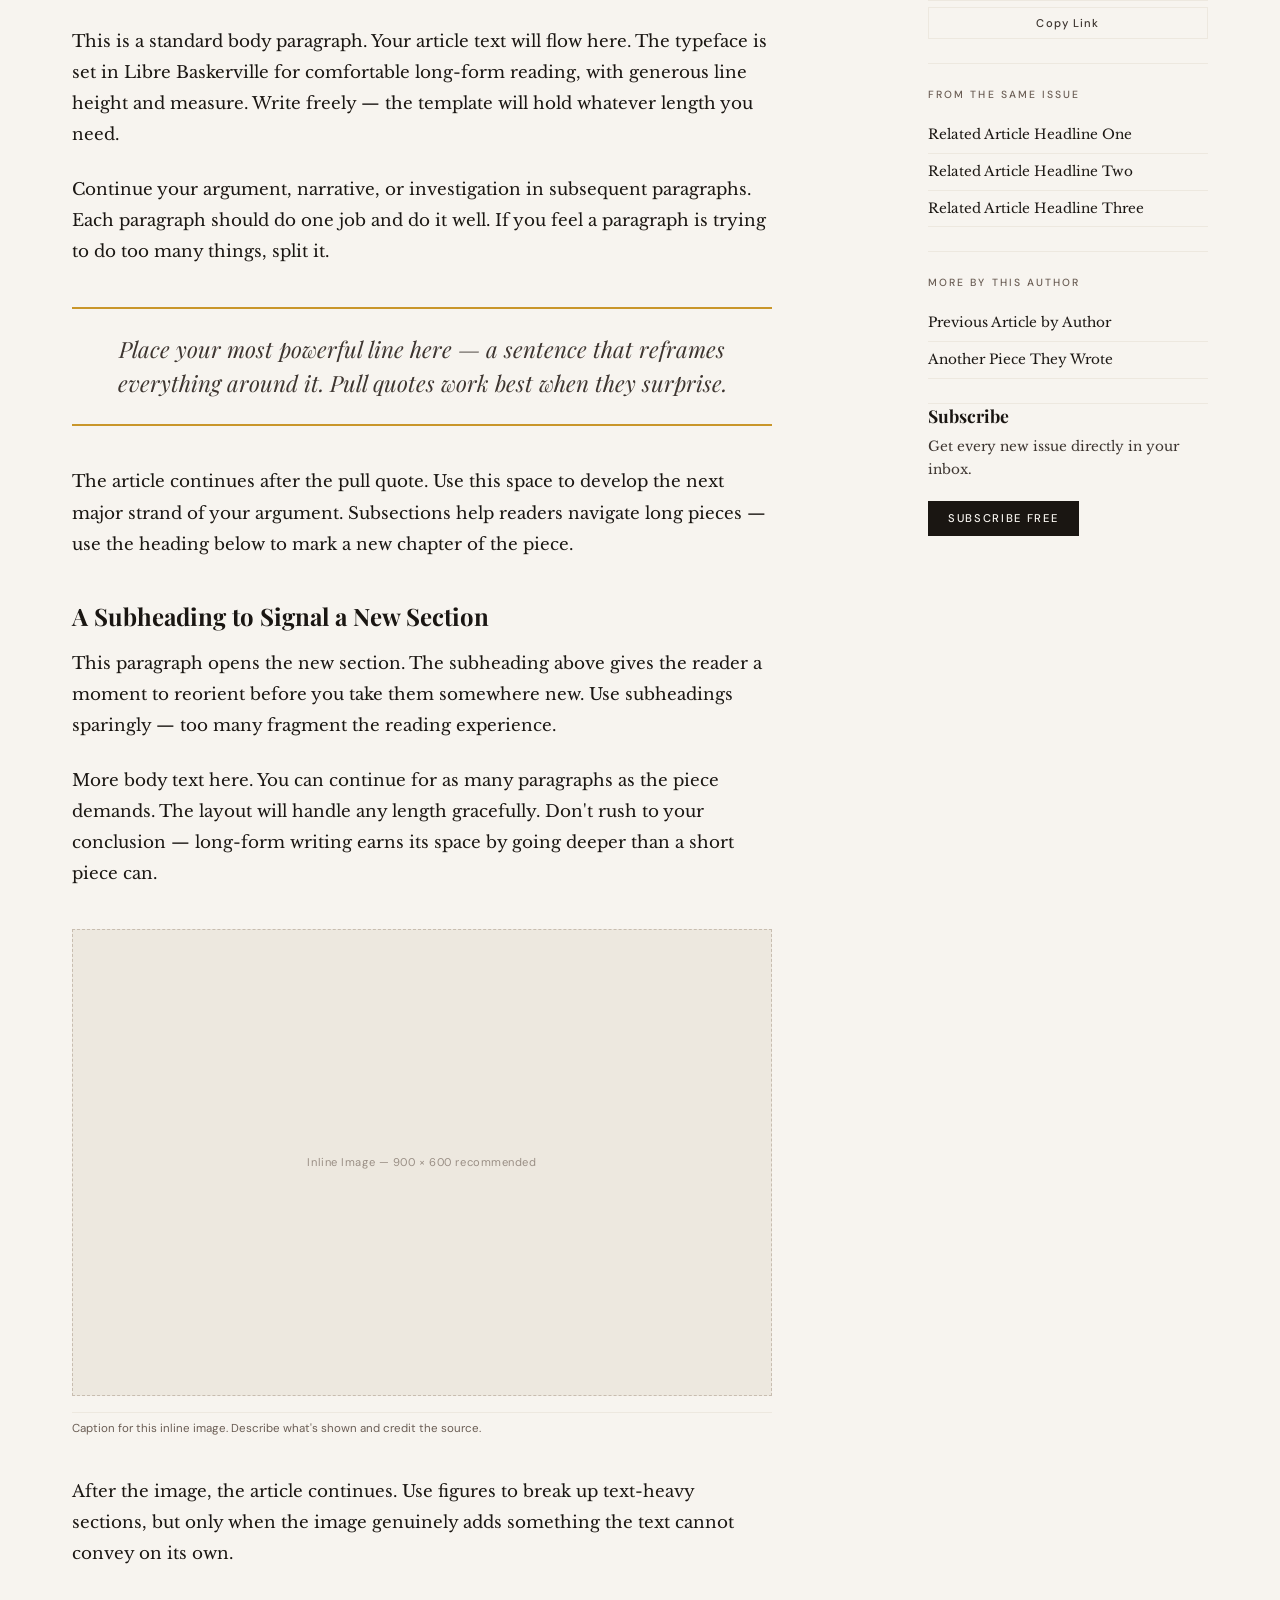
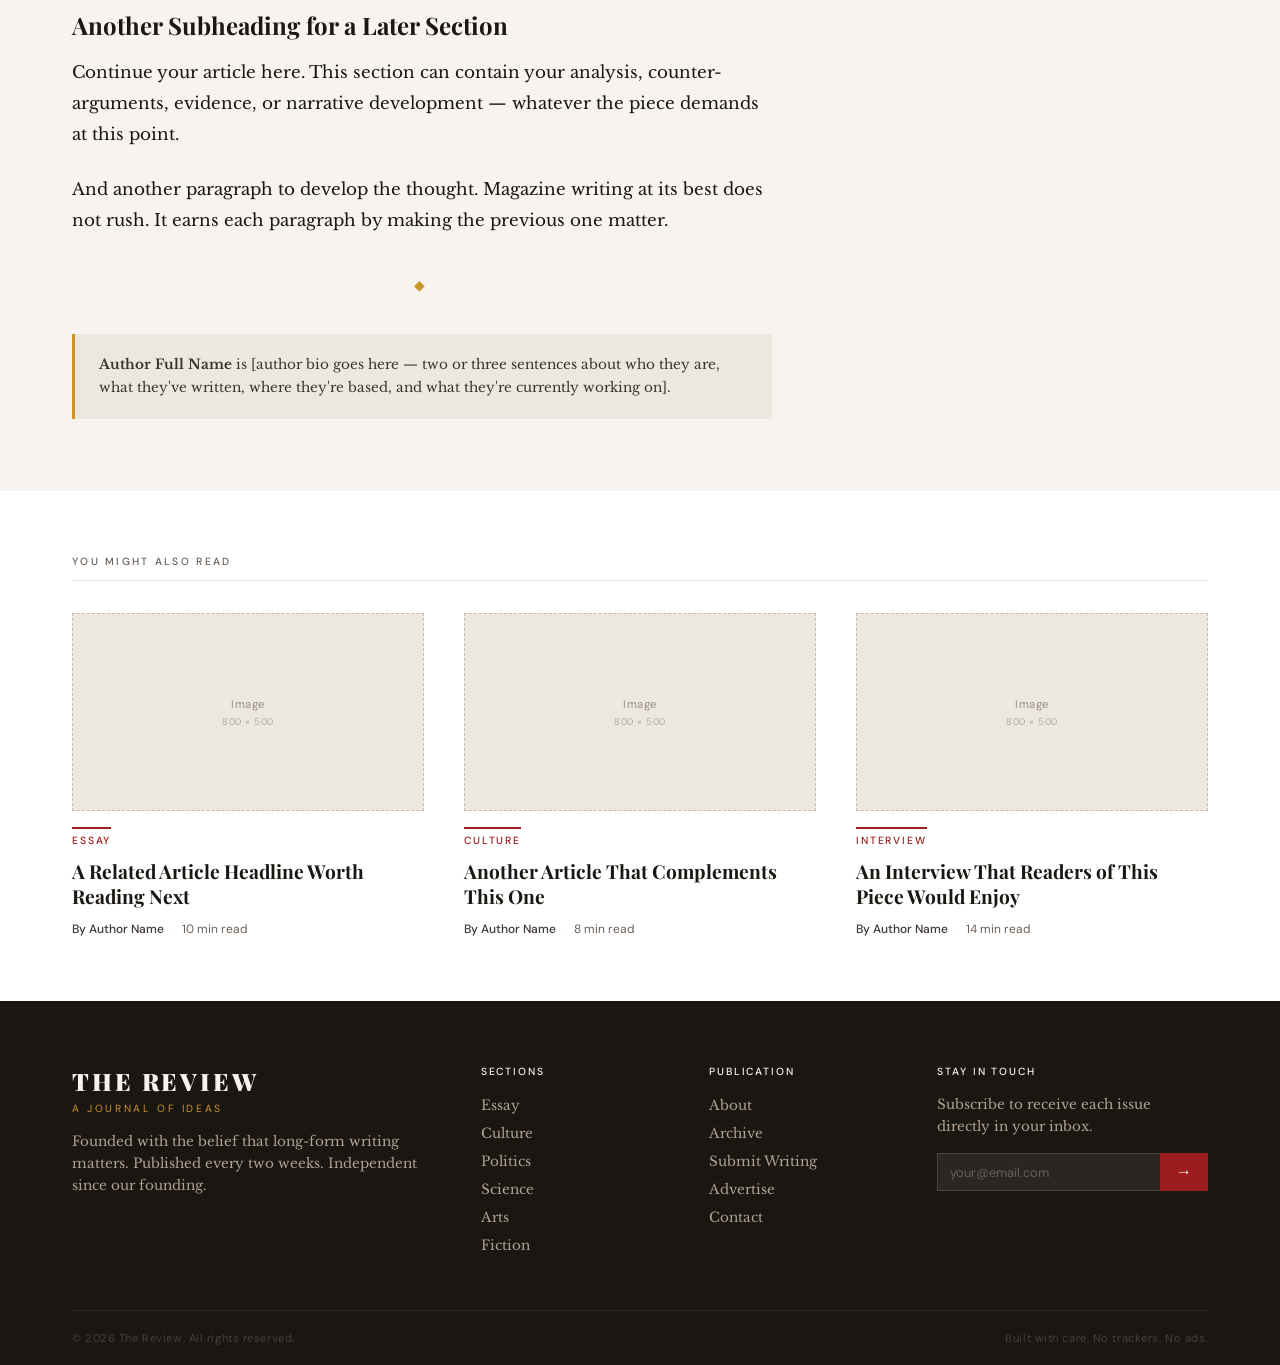
<file: article.html>
<!DOCTYPE html>
<html lang="en">
<head>
  <meta charset="UTF-8" />
  <meta name="viewport" content="width=device-width, initial-scale=1.0" />
  <title>Article Title — THE REVIEW</title>
  <link rel="stylesheet" href="css/style.css" />
  <link rel="preconnect" href="https://fonts.googleapis.com" />
  <link rel="preconnect" href="https://fonts.gstatic.com" crossorigin />
  <link href="https://fonts.googleapis.com/css2?family=Playfair+Display:ital,wght@0,400;0,600;0,700;0,900;1,400;1,600&family=Libre+Baskerville:ital,wght@0,400;0,700;1,400&family=DM+Sans:wght@300;400;500&display=swap" rel="stylesheet" />
</head>
<body class="article-body">

  <!-- TOP BAR -->
  <div class="top-bar">
    <span class="top-bar-date">Thursday, May 21, 2026</span>
    <span class="top-bar-tagline">Essays · Culture · Politics · Science · Arts</span>
    <nav class="top-bar-nav">
      <a href="archive.html">Archive</a>
      <a href="about.html">About</a>
      <a href="#">Subscribe</a>
    </nav>
  </div>

  <!-- MASTHEAD -->
  <header class="masthead">
    <div class="masthead-inner">
      <p class="masthead-issue">Vol. XII &nbsp;·&nbsp; Issue 4</p>
      <a href="index.html" class="masthead-title">THE REVIEW</a>
      <p class="masthead-sub">A Journal of Ideas</p>
    </div>
    <div class="masthead-rule"></div>
    <nav class="main-nav">
      <a href="#">Essay</a>
      <a href="#">Culture</a>
      <a href="#">Politics</a>
      <a href="#">Science</a>
      <a href="#">Arts</a>
      <a href="#">Fiction</a>
      <a href="#">Interview</a>
      <a href="#">Letters</a>
    </nav>
    <div class="masthead-rule thin"></div>
  </header>

  <!-- ARTICLE HEADER -->
  <div class="article-header">
    <div class="article-header-inner">
      <nav class="breadcrumb">
        <a href="index.html">Home</a>
        <span>›</span>
        <a href="#">Essay</a>
      </nav>
      <span class="label label-large">Essay</span>
      <h1 class="article-title">
        Your Article Title Goes Here: Long-Form and Deliberately Unhurried
      </h1>
      <p class="article-deck">
        The deck sits below the headline — one or two sentences that expand on the promise of the headline and give the reader just enough to decide that yes, this is worth their time. Be specific. Be vivid.
      </p>
      <div class="article-meta">
        <div class="article-author-block">
          <div class="author-avatar placeholder-avatar"></div>
          <div>
            <p class="article-author-name">Author Full Name</p>
            <p class="article-author-bio-short">Author's one-line bio goes here — their title, affiliation, or what they're known for.</p>
          </div>
        </div>
        <div class="article-meta-right">
          <span>May 21, 2026</span>
          <span class="byline-sep">·</span>
          <span>15 min read</span>
        </div>
      </div>
    </div>
  </div>

  <!-- HERO IMAGE -->
  <div class="article-hero-image">
    <div class="placeholder-image article-hero-placeholder">
      <span>Hero Image — 1600 × 700 recommended</span>
    </div>
    <p class="image-caption">Caption for the hero image. Photographer name / Source (Year).</p>
  </div>

  <!-- ARTICLE BODY -->
  <div class="article-layout">
    <div class="article-content">

      <p class="article-drop-cap">
        Begin your article here. This first paragraph uses a drop cap to signal the start of the piece. Write your opening with care — this is where you either earn the reader's full attention or lose them. The best openings are specific, not generic.
      </p>

      <p>
        This is a standard body paragraph. Your article text will flow here. The typeface is set in Libre Baskerville for comfortable long-form reading, with generous line height and measure. Write freely — the template will hold whatever length you need.
      </p>

      <p>
        Continue your argument, narrative, or investigation in subsequent paragraphs. Each paragraph should do one job and do it well. If you feel a paragraph is trying to do too many things, split it.
      </p>

      <!-- PULL QUOTE — use sparingly, once or twice per article -->
      <blockquote class="article-pull-quote">
        Place your most powerful line here — a sentence that reframes everything around it. Pull quotes work best when they surprise.
      </blockquote>

      <p>
        The article continues after the pull quote. Use this space to develop the next major strand of your argument. Subsections help readers navigate long pieces — use the heading below to mark a new chapter of the piece.
      </p>

      <h2 class="article-subhead">A Subheading to Signal a New Section</h2>

      <p>
        This paragraph opens the new section. The subheading above gives the reader a moment to reorient before you take them somewhere new. Use subheadings sparingly — too many fragment the reading experience.
      </p>

      <p>
        More body text here. You can continue for as many paragraphs as the piece demands. The layout will handle any length gracefully. Don't rush to your conclusion — long-form writing earns its space by going deeper than a short piece can.
      </p>

      <!-- INLINE IMAGE -->
      <figure class="article-figure">
        <div class="placeholder-image article-inline-placeholder">
          <span>Inline Image — 900 × 600 recommended</span>
        </div>
        <figcaption>Caption for this inline image. Describe what's shown and credit the source.</figcaption>
      </figure>

      <p>
        After the image, the article continues. Use figures to break up text-heavy sections, but only when the image genuinely adds something the text cannot convey on its own.
      </p>

      <h2 class="article-subhead">Another Subheading for a Later Section</h2>

      <p>
        Continue your article here. This section can contain your analysis, counter-arguments, evidence, or narrative development — whatever the piece demands at this point.
      </p>

      <p>
        And another paragraph to develop the thought. Magazine writing at its best does not rush. It earns each paragraph by making the previous one matter.
      </p>

      <!-- END MATTER -->
      <div class="article-end-rule">◆</div>

      <p class="article-author-note">
        <strong>Author Full Name</strong> is [author bio goes here — two or three sentences about who they are, what they've written, where they're based, and what they're currently working on].
      </p>

    </div>

    <!-- ARTICLE SIDEBAR -->
    <aside class="article-sidebar">

      <div class="sidebar-block">
        <h4 class="sidebar-heading">Share</h4>
        <div class="share-buttons">
          <a href="#" class="share-btn">Twitter / X</a>
          <a href="#" class="share-btn">Facebook</a>
          <a href="#" class="share-btn">Copy Link</a>
        </div>
      </div>

      <div class="sidebar-block sidebar-rule-top">
        <h4 class="sidebar-heading">From the Same Issue</h4>
        <ul class="sidebar-article-list">
          <li><a href="#">Related Article Headline One</a></li>
          <li><a href="#">Related Article Headline Two</a></li>
          <li><a href="#">Related Article Headline Three</a></li>
        </ul>
      </div>

      <div class="sidebar-block sidebar-rule-top">
        <h4 class="sidebar-heading">More by This Author</h4>
        <ul class="sidebar-article-list">
          <li><a href="#">Previous Article by Author</a></li>
          <li><a href="#">Another Piece They Wrote</a></li>
        </ul>
      </div>

      <div class="sidebar-subscribe sidebar-rule-top">
        <h4 class="sidebar-subscribe-heading">Subscribe</h4>
        <p class="sidebar-body">Get every new issue directly in your inbox.</p>
        <a href="#" class="btn-subscribe">Subscribe Free</a>
      </div>

    </aside>
  </div>

  <!-- FURTHER READING -->
  <section class="further-reading">
    <div class="container">
      <h3 class="section-label-header">You Might Also Read</h3>
      <div class="three-col-grid">

        <article class="story-card">
          <div class="placeholder-image medium">
            <span>Image<br/><small>800 × 500</small></span>
          </div>
          <span class="label">Essay</span>
          <h2 class="card-headline">A Related Article Headline Worth Reading Next</h2>
          <div class="byline">
            <span class="byline-name">By Author Name</span>
            <span class="byline-sep">·</span>
            <span class="byline-meta">10 min read</span>
          </div>
        </article>

        <article class="story-card">
          <div class="placeholder-image medium">
            <span>Image<br/><small>800 × 500</small></span>
          </div>
          <span class="label">Culture</span>
          <h2 class="card-headline">Another Article That Complements This One</h2>
          <div class="byline">
            <span class="byline-name">By Author Name</span>
            <span class="byline-sep">·</span>
            <span class="byline-meta">8 min read</span>
          </div>
        </article>

        <article class="story-card">
          <div class="placeholder-image medium">
            <span>Image<br/><small>800 × 500</small></span>
          </div>
          <span class="label">Interview</span>
          <h2 class="card-headline">An Interview That Readers of This Piece Would Enjoy</h2>
          <div class="byline">
            <span class="byline-name">By Author Name</span>
            <span class="byline-sep">·</span>
            <span class="byline-meta">14 min read</span>
          </div>
        </article>

      </div>
    </div>
  </section>

  <!-- FOOTER -->
  <footer class="site-footer">
    <div class="container">
      <div class="footer-grid">
        <div class="footer-about">
          <p class="footer-title">THE REVIEW</p>
          <p class="footer-tagline">A Journal of Ideas</p>
          <p class="footer-blurb">Founded with the belief that long-form writing matters. Published every two weeks. Independent since our founding.</p>
        </div>
        <div class="footer-nav-col">
          <h5>Sections</h5>
          <ul>
            <li><a href="#">Essay</a></li>
            <li><a href="#">Culture</a></li>
            <li><a href="#">Politics</a></li>
            <li><a href="#">Science</a></li>
            <li><a href="#">Arts</a></li>
            <li><a href="#">Fiction</a></li>
          </ul>
        </div>
        <div class="footer-nav-col">
          <h5>Publication</h5>
          <ul>
            <li><a href="about.html">About</a></li>
            <li><a href="archive.html">Archive</a></li>
            <li><a href="#">Submit Writing</a></li>
            <li><a href="#">Advertise</a></li>
            <li><a href="#">Contact</a></li>
          </ul>
        </div>
        <div class="footer-subscribe-col">
          <h5>Stay in Touch</h5>
          <p>Subscribe to receive each issue directly in your inbox.</p>
          <div class="footer-email-row">
            <input type="email" placeholder="your@email.com" class="footer-email-input" />
            <button class="footer-email-btn">→</button>
          </div>
        </div>
      </div>
      <div class="footer-bottom">
        <span>© 2026 The Review. All rights reserved.</span>
        <span>Built with care. No trackers. No ads.</span>
      </div>
    </div>
  </footer>

  <script src="js/main.js"></script>
</body>
</html>
</file>
<file: css/style.css>
/* =============================================
   THE REVIEW — Main Stylesheet
   ============================================= */

/* TOKENS */
:root {
  --ink:         #1a1612;
  --ink-mid:     #3d3530;
  --ink-light:   #6b5e55;
  --cream:       #f7f4ef;
  --cream-mid:   #ede8df;
  --white:       #ffffff;
  --crimson:     #9b1c1c;
  --crimson-mid: #b52020;
  --gold:        #c9962a;
  --charcoal:    #2a2420;

  --font-display: 'Playfair Display', Georgia, serif;
  --font-body:    'Libre Baskerville', Georgia, serif;
  --font-ui:      'DM Sans', Helvetica, sans-serif;

  --max-w: 1200px;
  --gutter: 2rem;
}

/* RESET */
*, *::before, *::after { box-sizing: border-box; margin: 0; padding: 0; }
html { font-size: 16px; scroll-behavior: smooth; }
body {
  background: var(--cream);
  color: var(--ink);
  font-family: var(--font-body);
  -webkit-font-smoothing: antialiased;
}
img { display: block; max-width: 100%; }
a { color: inherit; text-decoration: none; }

/* UTILITIES */
.container {
  max-width: var(--max-w);
  margin: 0 auto;
  padding: 0 var(--gutter);
}

/* =============================================
   TOP BAR
   ============================================= */
.top-bar {
  background: var(--charcoal);
  color: #b0a090;
  font-family: var(--font-ui);
  font-size: 0.7rem;
  letter-spacing: 0.08em;
  text-transform: uppercase;
  padding: 0.5rem var(--gutter);
  display: flex;
  justify-content: space-between;
  align-items: center;
  gap: 1rem;
}
.top-bar-nav { display: flex; gap: 1.5rem; }
.top-bar-nav a { color: #b0a090; transition: color .2s; }
.top-bar-nav a:hover { color: var(--cream); }

/* =============================================
   MASTHEAD
   ============================================= */
.masthead {
  background: var(--charcoal);
  padding: 2.5rem var(--gutter) 0;
  text-align: center;
}
.masthead-inner { padding-bottom: 1.5rem; }
.masthead-issue {
  font-family: var(--font-ui);
  font-size: 0.7rem;
  letter-spacing: 0.2em;
  text-transform: uppercase;
  color: var(--gold);
  margin-bottom: 0.75rem;
}
.masthead-title {
  display: block;
  font-family: var(--font-display);
  font-weight: 900;
  font-size: clamp(3rem, 8vw, 6.5rem);
  letter-spacing: 0.12em;
  color: var(--cream);
  line-height: 1;
  text-transform: uppercase;
  transition: opacity .2s;
}
.masthead-title:hover { opacity: 0.85; }
.masthead-sub {
  font-family: var(--font-ui);
  font-size: 0.75rem;
  letter-spacing: 0.3em;
  text-transform: uppercase;
  color: var(--gold);
  margin-top: 0.5rem;
}
.masthead-rule {
  height: 1px;
  background: linear-gradient(to right, transparent, var(--gold), transparent);
  margin: 1.5rem 0 0;
}
.main-nav {
  display: flex;
  justify-content: center;
  flex-wrap: wrap;
  gap: 0 2.5rem;
  padding: 1rem 0;
}
.main-nav a {
  font-family: var(--font-ui);
  font-size: 0.7rem;
  font-weight: 500;
  letter-spacing: 0.18em;
  text-transform: uppercase;
  color: #c8bdb0;
  transition: color .2s;
}
.main-nav a:hover { color: var(--cream); }
.masthead-rule.thin {
  height: 1px;
  background: rgba(255,255,255,0.08);
  margin: 0;
}

/* =============================================
   LABELS
   ============================================= */
.label {
  display: inline-block;
  font-family: var(--font-ui);
  font-size: 0.65rem;
  font-weight: 500;
  letter-spacing: 0.18em;
  text-transform: uppercase;
  color: var(--crimson);
  border-top: 2px solid var(--crimson);
  padding-top: 0.3rem;
  margin-bottom: 0.75rem;
}
.label-featured { color: var(--gold); border-color: var(--gold); }
.label-light { color: #e8d4b0; border-color: #e8d4b0; }
.label-large { font-size: 0.75rem; }

/* =============================================
   BYLINES
   ============================================= */
.byline {
  font-family: var(--font-ui);
  font-size: 0.75rem;
  color: var(--ink-light);
  display: flex;
  align-items: center;
  gap: 0.5rem;
  margin-top: 0.75rem;
}
.byline-name { font-weight: 500; color: var(--ink-mid); }
.byline-sep { color: var(--cream-mid); }
.byline-light .byline-name { color: #e8d4b0; }
.byline-light { color: #b0a090; }

/* =============================================
   SECTION DIVIDERS
   ============================================= */
.section-divider {
  text-align: center;
  padding: 2.5rem 0;
  color: var(--gold);
  font-size: 0.8rem;
  letter-spacing: 0.4em;
}
.section-label-header {
  font-family: var(--font-ui);
  font-size: 0.65rem;
  font-weight: 500;
  letter-spacing: 0.22em;
  text-transform: uppercase;
  color: var(--ink-light);
  border-bottom: 1px solid var(--cream-mid);
  padding-bottom: 0.75rem;
  margin-bottom: 2rem;
}

/* =============================================
   PLACEHOLDER IMAGES
   ============================================= */
.placeholder-image {
  background: var(--cream-mid);
  border: 1px dashed #c8bdb0;
  display: flex;
  align-items: center;
  justify-content: center;
  text-align: center;
  font-family: var(--font-ui);
  font-size: 0.7rem;
  color: #9a8f85;
  letter-spacing: 0.05em;
  margin-bottom: 1rem;
}
.placeholder-image small { display: block; opacity: 0.7; margin-top: 0.25rem; font-size: 0.6rem; }
.placeholder-image.large  { aspect-ratio: 4/3; }
.placeholder-image.medium { aspect-ratio: 16/9; }
.placeholder-image.small  { aspect-ratio: 3/2; }
.placeholder-image.list-img { aspect-ratio: 4/3; min-width: 160px; width: 160px; flex-shrink: 0; }
.placeholder-image.dark-placeholder {
  background: #2a2420;
  border-color: #4a3f38;
  color: #6b5e55;
  aspect-ratio: 4/3;
}
.placeholder-image.article-hero-placeholder {
  aspect-ratio: 21/8;
  font-size: 0.8rem;
}
.placeholder-image.article-inline-placeholder {
  aspect-ratio: 3/2;
}

/* =============================================
   HERO
   ============================================= */
.hero { padding: 4rem 0 2rem; }
.hero-grid {
  display: grid;
  grid-template-columns: 1fr 1fr;
  gap: 4rem;
  align-items: start;
}
.hero-headline {
  font-family: var(--font-display);
  font-size: clamp(2rem, 3.5vw, 2.8rem);
  font-weight: 700;
  line-height: 1.18;
  color: var(--ink);
  margin-bottom: 1.25rem;
}
.hero-deck {
  font-family: var(--font-body);
  font-size: 1.05rem;
  line-height: 1.7;
  color: var(--ink-mid);
  margin-bottom: 1.5rem;
}
.read-more {
  display: inline-block;
  font-family: var(--font-ui);
  font-size: 0.75rem;
  font-weight: 500;
  letter-spacing: 0.12em;
  text-transform: uppercase;
  color: var(--crimson);
  border-bottom: 1px solid var(--crimson);
  padding-bottom: 0.15rem;
  transition: opacity .2s;
  margin-top: 1rem;
}
.read-more:hover { opacity: 0.7; }
.pull-quote-aside {
  border-left: 3px solid var(--gold);
  padding: 1rem 1.25rem;
  background: var(--white);
  margin-top: 1.5rem;
}
.pull-quote-aside blockquote {
  font-family: var(--font-display);
  font-style: italic;
  font-size: 1.15rem;
  line-height: 1.5;
  color: var(--ink-mid);
}

/* =============================================
   THREE-COLUMN GRID
   ============================================= */
.three-col-grid {
  display: grid;
  grid-template-columns: repeat(3, 1fr);
  gap: 2.5rem;
}
.story-card {}
.card-headline {
  font-family: var(--font-display);
  font-size: 1.2rem;
  font-weight: 700;
  line-height: 1.3;
  margin-bottom: 0.6rem;
  transition: color .2s;
}
.story-card:hover .card-headline { color: var(--crimson); }
.card-deck {
  font-size: 0.88rem;
  line-height: 1.65;
  color: var(--ink-mid);
}

/* =============================================
   MID SECTION — CONTENT + SIDEBAR
   ============================================= */
.mid-section { padding: 0 0 4rem; }
.content-sidebar-grid {
  display: grid;
  grid-template-columns: 1fr 300px;
  gap: 5rem;
  align-items: start;
}
.list-story { padding: 1.5rem 0; }
.list-story-inner {
  display: flex;
  gap: 1.5rem;
  align-items: flex-start;
}
.list-story-text { flex: 1; }
.list-headline {
  font-family: var(--font-display);
  font-size: 1.4rem;
  font-weight: 700;
  line-height: 1.25;
  margin-bottom: 0.6rem;
  transition: color .2s;
}
.list-story:hover .list-headline { color: var(--crimson); }
.list-deck {
  font-size: 0.9rem;
  line-height: 1.65;
  color: var(--ink-mid);
}
.story-rule {
  border: none;
  border-top: 1px solid var(--cream-mid);
}

/* =============================================
   SIDEBAR
   ============================================= */
.sidebar { position: sticky; top: 1.5rem; }
.sidebar-block { padding: 1.5rem 0; }
.sidebar-rule-top { border-top: 1px solid var(--cream-mid); }
.sidebar-heading {
  font-family: var(--font-ui);
  font-size: 0.65rem;
  font-weight: 500;
  letter-spacing: 0.2em;
  text-transform: uppercase;
  color: var(--ink-light);
  margin-bottom: 1rem;
}
.sidebar-body {
  font-size: 0.85rem;
  line-height: 1.7;
  color: var(--ink-mid);
  margin-bottom: 0.5rem;
}
.sidebar-body.italic { font-style: italic; }
.most-read-list {
  list-style: none;
  counter-reset: most-read;
}
.most-read-list li {
  counter-increment: most-read;
  display: flex;
  gap: 0.75rem;
  align-items: baseline;
  padding: 0.5rem 0;
  border-bottom: 1px solid var(--cream-mid);
  font-size: 0.85rem;
  line-height: 1.4;
}
.most-read-list li::before {
  content: counter(most-read);
  font-family: var(--font-display);
  font-size: 1.3rem;
  font-weight: 700;
  color: var(--cream-mid);
  flex-shrink: 0;
  line-height: 1;
}
.most-read-list a:hover { color: var(--crimson); }
.tag-cloud { display: flex; flex-wrap: wrap; gap: 0.5rem; }
.tag {
  font-family: var(--font-ui);
  font-size: 0.65rem;
  font-weight: 500;
  letter-spacing: 0.1em;
  text-transform: uppercase;
  padding: 0.3rem 0.6rem;
  border: 1px solid var(--cream-mid);
  color: var(--ink-mid);
  transition: all .2s;
}
.tag:hover {
  background: var(--ink);
  color: var(--cream);
  border-color: var(--ink);
}
.sidebar-subscribe {}
.sidebar-subscribe-heading {
  font-family: var(--font-display);
  font-size: 1.1rem;
  font-weight: 700;
  margin-bottom: 0.5rem;
}
.sidebar-article-list { list-style: none; }
.sidebar-article-list li {
  padding: 0.5rem 0;
  border-bottom: 1px solid var(--cream-mid);
  font-size: 0.85rem;
  line-height: 1.45;
}
.sidebar-article-list a:hover { color: var(--crimson); }
.btn-subscribe {
  display: inline-block;
  margin-top: 0.75rem;
  padding: 0.65rem 1.25rem;
  background: var(--ink);
  color: var(--cream);
  font-family: var(--font-ui);
  font-size: 0.7rem;
  font-weight: 500;
  letter-spacing: 0.15em;
  text-transform: uppercase;
  transition: background .2s;
}
.btn-subscribe:hover { background: var(--crimson); }
.share-buttons { display: flex; flex-direction: column; gap: 0.4rem; }
.share-btn {
  display: inline-block;
  font-family: var(--font-ui);
  font-size: 0.7rem;
  font-weight: 500;
  letter-spacing: 0.1em;
  padding: 0.5rem 0.75rem;
  border: 1px solid var(--cream-mid);
  color: var(--ink-mid);
  transition: all .2s;
  text-align: center;
}
.share-btn:hover { background: var(--ink); color: var(--cream); border-color: var(--ink); }

/* =============================================
   FEATURE BAND
   ============================================= */
.feature-band {
  background: var(--charcoal);
  padding: 5rem 0;
}
.feature-band-inner {
  display: grid;
  grid-template-columns: 1fr 1fr;
  gap: 5rem;
  align-items: center;
}
.feature-band-headline {
  font-family: var(--font-display);
  font-size: clamp(1.8rem, 3vw, 2.5rem);
  font-weight: 700;
  line-height: 1.2;
  color: var(--cream);
  margin-bottom: 1.25rem;
}
.feature-band-deck {
  font-size: 1rem;
  line-height: 1.7;
  color: #b0a090;
  margin-bottom: 1.5rem;
}
.btn-read-light {
  display: inline-block;
  font-family: var(--font-ui);
  font-size: 0.75rem;
  font-weight: 500;
  letter-spacing: 0.12em;
  text-transform: uppercase;
  color: var(--gold);
  border-bottom: 1px solid var(--gold);
  padding-bottom: 0.15rem;
  transition: opacity .2s;
  margin-top: 0.5rem;
}
.btn-read-light:hover { opacity: 0.7; }

/* =============================================
   FOUR-COL GRID
   ============================================= */
.bottom-grid-section { padding-bottom: 5rem; }
.four-col-grid {
  display: grid;
  grid-template-columns: repeat(4, 1fr);
  gap: 2rem;
}
.small-card {}
.small-card-headline {
  font-family: var(--font-display);
  font-size: 1rem;
  font-weight: 700;
  line-height: 1.35;
  margin-bottom: 0.5rem;
  transition: color .2s;
}
.small-card:hover .small-card-headline { color: var(--crimson); }

/* =============================================
   FOOTER
   ============================================= */
.site-footer {
  background: var(--ink);
  color: #b0a090;
  padding: 4rem 0 0;
}
.footer-grid {
  display: grid;
  grid-template-columns: 2fr 1fr 1fr 1.5fr;
  gap: 3rem;
  padding-bottom: 3rem;
  border-bottom: 1px solid rgba(255,255,255,0.08);
}
.footer-title {
  font-family: var(--font-display);
  font-weight: 900;
  font-size: 1.5rem;
  letter-spacing: 0.12em;
  color: var(--cream);
  text-transform: uppercase;
}
.footer-tagline {
  font-family: var(--font-ui);
  font-size: 0.65rem;
  letter-spacing: 0.25em;
  text-transform: uppercase;
  color: var(--gold);
  margin: 0.3rem 0 1rem;
}
.footer-blurb { font-size: 0.85rem; line-height: 1.65; }
.footer-nav-col h5 {
  font-family: var(--font-ui);
  font-size: 0.65rem;
  font-weight: 500;
  letter-spacing: 0.18em;
  text-transform: uppercase;
  color: var(--cream);
  margin-bottom: 1rem;
}
.footer-nav-col ul { list-style: none; }
.footer-nav-col li { margin-bottom: 0.5rem; }
.footer-nav-col a { font-size: 0.85rem; transition: color .2s; }
.footer-nav-col a:hover { color: var(--cream); }
.footer-subscribe-col h5 {
  font-family: var(--font-ui);
  font-size: 0.65rem;
  font-weight: 500;
  letter-spacing: 0.18em;
  text-transform: uppercase;
  color: var(--cream);
  margin-bottom: 1rem;
}
.footer-subscribe-col p { font-size: 0.85rem; line-height: 1.6; margin-bottom: 1rem; }
.footer-email-row { display: flex; }
.footer-email-input {
  flex: 1;
  background: rgba(255,255,255,0.07);
  border: 1px solid rgba(255,255,255,0.15);
  border-right: none;
  padding: 0.6rem 0.75rem;
  color: var(--cream);
  font-family: var(--font-ui);
  font-size: 0.8rem;
  outline: none;
}
.footer-email-input::placeholder { color: #6b5e55; }
.footer-email-btn {
  background: var(--crimson);
  color: var(--cream);
  border: none;
  padding: 0.6rem 1rem;
  cursor: pointer;
  font-size: 1rem;
  transition: background .2s;
}
.footer-email-btn:hover { background: var(--crimson-mid); }
.footer-bottom {
  display: flex;
  justify-content: space-between;
  padding: 1.25rem 0;
  font-family: var(--font-ui);
  font-size: 0.7rem;
  letter-spacing: 0.05em;
  color: #4a3f38;
}

/* =============================================
   ARTICLE PAGE
   ============================================= */
.article-header {
  background: var(--white);
  border-bottom: 1px solid var(--cream-mid);
  padding: 4rem 0 3rem;
}
.article-header-inner {
  max-width: 760px;
  margin: 0 auto;
  padding: 0 var(--gutter);
}
.breadcrumb {
  font-family: var(--font-ui);
  font-size: 0.7rem;
  color: var(--ink-light);
  margin-bottom: 1.5rem;
  display: flex;
  gap: 0.5rem;
  align-items: center;
}
.breadcrumb a:hover { color: var(--crimson); }
.article-title {
  font-family: var(--font-display);
  font-size: clamp(1.9rem, 4vw, 3rem);
  font-weight: 700;
  line-height: 1.18;
  color: var(--ink);
  margin-bottom: 1.25rem;
}
.article-deck {
  font-size: 1.1rem;
  line-height: 1.7;
  color: var(--ink-mid);
  margin-bottom: 2rem;
  font-style: italic;
}
.article-meta {
  display: flex;
  justify-content: space-between;
  align-items: center;
  border-top: 1px solid var(--cream-mid);
  padding-top: 1.25rem;
  flex-wrap: wrap;
  gap: 1rem;
}
.article-author-block { display: flex; gap: 1rem; align-items: center; }
.author-avatar {
  width: 46px;
  height: 46px;
  border-radius: 50%;
  background: var(--cream-mid);
  border: 1px dashed #c8bdb0;
  flex-shrink: 0;
}
.article-author-name { font-family: var(--font-ui); font-weight: 500; font-size: 0.9rem; color: var(--ink); }
.article-author-bio-short { font-size: 0.75rem; color: var(--ink-light); margin-top: 0.15rem; }
.article-meta-right { font-family: var(--font-ui); font-size: 0.75rem; color: var(--ink-light); display: flex; gap: 0.5rem; align-items: center; }

.article-hero-image {
  max-width: var(--max-w);
  margin: 0 auto;
  padding: 2rem var(--gutter) 0;
}
.image-caption {
  font-family: var(--font-ui);
  font-size: 0.72rem;
  color: var(--ink-light);
  padding-top: 0.5rem;
  border-top: 1px solid var(--cream-mid);
  margin-top: 0.25rem;
}

.article-layout {
  display: grid;
  grid-template-columns: 1fr 280px;
  gap: 5rem;
  max-width: var(--max-w);
  margin: 3rem auto;
  padding: 0 var(--gutter);
  align-items: start;
}
.article-content {
  max-width: 700px;
}
.article-content p {
  font-size: 1.05rem;
  line-height: 1.85;
  margin-bottom: 1.5rem;
  color: var(--ink);
}
.article-drop-cap::first-letter {
  font-family: var(--font-display);
  font-size: 4.5rem;
  font-weight: 700;
  line-height: 0.75;
  float: left;
  margin-right: 0.12em;
  margin-top: 0.1em;
  color: var(--ink);
}
.article-subhead {
  font-family: var(--font-display);
  font-size: 1.5rem;
  font-weight: 700;
  margin: 2.5rem 0 1rem;
  color: var(--ink);
}
.article-pull-quote {
  border-left: none;
  border-top: 2px solid var(--gold);
  border-bottom: 2px solid var(--gold);
  padding: 1.5rem 0;
  margin: 2.5rem 0;
  font-family: var(--font-display);
  font-style: italic;
  font-size: 1.4rem;
  line-height: 1.5;
  color: var(--ink-mid);
  text-align: center;
}
.article-figure { margin: 2.5rem 0; }
.article-figure figcaption {
  font-family: var(--font-ui);
  font-size: 0.72rem;
  color: var(--ink-light);
  padding-top: 0.5rem;
  border-top: 1px solid var(--cream-mid);
}
.article-end-rule {
  text-align: center;
  font-size: 0.9rem;
  color: var(--gold);
  letter-spacing: 0.4em;
  margin: 2.5rem 0;
}
.article-author-note {
  background: var(--cream-mid);
  padding: 1.25rem 1.5rem;
  font-size: 0.85rem !important;
  line-height: 1.65 !important;
  color: var(--ink-mid) !important;
  border-left: 3px solid var(--gold);
}
.article-sidebar { position: sticky; top: 1.5rem; }

.further-reading { background: var(--white); padding: 4rem 0; }

/* =============================================
   PAGE HEADER (Archive, About)
   ============================================= */
.page-header {
  background: var(--charcoal);
  padding: 3rem var(--gutter);
  text-align: center;
}
.page-title {
  font-family: var(--font-display);
  font-size: clamp(2rem, 5vw, 3.5rem);
  font-weight: 700;
  color: var(--cream);
}
.page-subtitle {
  font-family: var(--font-ui);
  font-size: 0.85rem;
  letter-spacing: 0.1em;
  color: var(--gold);
  margin-top: 0.5rem;
}

/* =============================================
   ARCHIVE PAGE
   ============================================= */
.archive-filter-bar {
  background: var(--white);
  border-bottom: 1px solid var(--cream-mid);
  padding: 1rem var(--gutter);
  position: sticky;
  top: 0;
  z-index: 10;
}
.filter-buttons { display: flex; gap: 0.5rem; flex-wrap: wrap; max-width: var(--max-w); margin: 0 auto; }
.filter-btn {
  font-family: var(--font-ui);
  font-size: 0.68rem;
  font-weight: 500;
  letter-spacing: 0.1em;
  text-transform: uppercase;
  padding: 0.4rem 0.85rem;
  border: 1px solid var(--cream-mid);
  background: transparent;
  color: var(--ink-mid);
  cursor: pointer;
  transition: all .2s;
}
.filter-btn:hover, .filter-btn.active {
  background: var(--ink);
  color: var(--cream);
  border-color: var(--ink);
}
.archive-section { padding: 4rem 0 5rem; }
.issue-block { margin-bottom: 4rem; }
.issue-heading {
  font-family: var(--font-display);
  font-size: 1.2rem;
  font-weight: 700;
  border-bottom: 2px solid var(--ink);
  padding-bottom: 0.75rem;
  margin-bottom: 1.5rem;
  color: var(--ink);
}
.archive-list {}
.archive-item {
  display: grid;
  grid-template-columns: 120px 1fr auto;
  gap: 1rem 1.5rem;
  align-items: start;
  padding: 1.25rem 0;
  border-bottom: 1px solid var(--cream-mid);
}
.archive-item-meta { display: flex; flex-direction: column; gap: 0.35rem; }
.archive-read-time {
  font-family: var(--font-ui);
  font-size: 0.65rem;
  color: var(--ink-light);
  letter-spacing: 0.05em;
}
.archive-headline {
  font-family: var(--font-display);
  font-size: 1.1rem;
  font-weight: 700;
  line-height: 1.3;
  transition: color .2s;
}
.archive-headline a:hover { color: var(--crimson); }
.archive-deck {
  font-size: 0.85rem;
  color: var(--ink-mid);
  line-height: 1.55;
  margin-top: 0.3rem;
}
.archive-author {
  font-family: var(--font-ui);
  font-size: 0.75rem;
  color: var(--ink-light);
  white-space: nowrap;
  align-self: center;
}

/* =============================================
   ABOUT PAGE
   ============================================= */
.about-layout {
  display: grid;
  grid-template-columns: 1fr 280px;
  gap: 5rem;
  max-width: var(--max-w);
  margin: 4rem auto;
  padding: 0 var(--gutter);
  align-items: start;
}
.about-section-title {
  font-family: var(--font-display);
  font-size: 1.5rem;
  font-weight: 700;
  margin: 2.5rem 0 1rem;
  color: var(--ink);
  border-top: 2px solid var(--crimson);
  padding-top: 0.6rem;
}
.about-main p {
  font-size: 1rem;
  line-height: 1.8;
  color: var(--ink-mid);
  margin-bottom: 1rem;
}
.team-grid {
  display: grid;
  grid-template-columns: 1fr 1fr;
  gap: 2.5rem;
  margin-top: 1.5rem;
}
.team-member {}
.placeholder-avatar {
  width: 56px;
  height: 56px;
  border-radius: 50%;
  background: var(--cream-mid);
  border: 1px dashed #c8bdb0;
  flex-shrink: 0;
}
.large-avatar { width: 72px; height: 72px; margin-bottom: 1rem; }
.team-name { font-family: var(--font-display); font-size: 1.1rem; font-weight: 700; }
.team-role { font-family: var(--font-ui); font-size: 0.7rem; letter-spacing: 0.12em; text-transform: uppercase; color: var(--crimson); margin: 0.2rem 0 0.6rem; }
.team-bio { font-size: 0.88rem; line-height: 1.65; color: var(--ink-mid); }
.about-sidebar { position: sticky; top: 1.5rem; }

/* =============================================
   ANIMATIONS
   ============================================= */
@keyframes fadeUp {
  from { opacity: 0; transform: translateY(16px); }
  to   { opacity: 1; transform: translateY(0); }
}
.hero-lead, .hero-image-col { animation: fadeUp 0.6s ease both; }
.hero-image-col { animation-delay: 0.1s; }

/* =============================================
   RESPONSIVE
   ============================================= */
@media (max-width: 1024px) {
  .four-col-grid { grid-template-columns: repeat(2, 1fr); }
  .footer-grid { grid-template-columns: 1fr 1fr; }
  .content-sidebar-grid { grid-template-columns: 1fr; gap: 2rem; }
  .sidebar { position: static; }
  .article-layout { grid-template-columns: 1fr; gap: 2rem; }
  .article-sidebar { position: static; }
  .about-layout { grid-template-columns: 1fr; gap: 2rem; }
  .about-sidebar { position: static; }
}
@media (max-width: 768px) {
  :root { --gutter: 1.25rem; }
  .top-bar-tagline { display: none; }
  .hero-grid { grid-template-columns: 1fr; gap: 2rem; }
  .three-col-grid { grid-template-columns: 1fr; }
  .four-col-grid { grid-template-columns: 1fr; }
  .feature-band-inner { grid-template-columns: 1fr; gap: 2rem; }
  .footer-grid { grid-template-columns: 1fr; gap: 2rem; }
  .footer-bottom { flex-direction: column; gap: 0.5rem; text-align: center; }
  .list-story-inner { flex-direction: column; }
  .list-img { width: 100% !important; min-width: unset !important; }
  .archive-item { grid-template-columns: 1fr; gap: 0.25rem; }
  .archive-author { display: none; }
  .team-grid { grid-template-columns: 1fr; }
  .main-nav { gap: 0 1.5rem; }
}
</file>
